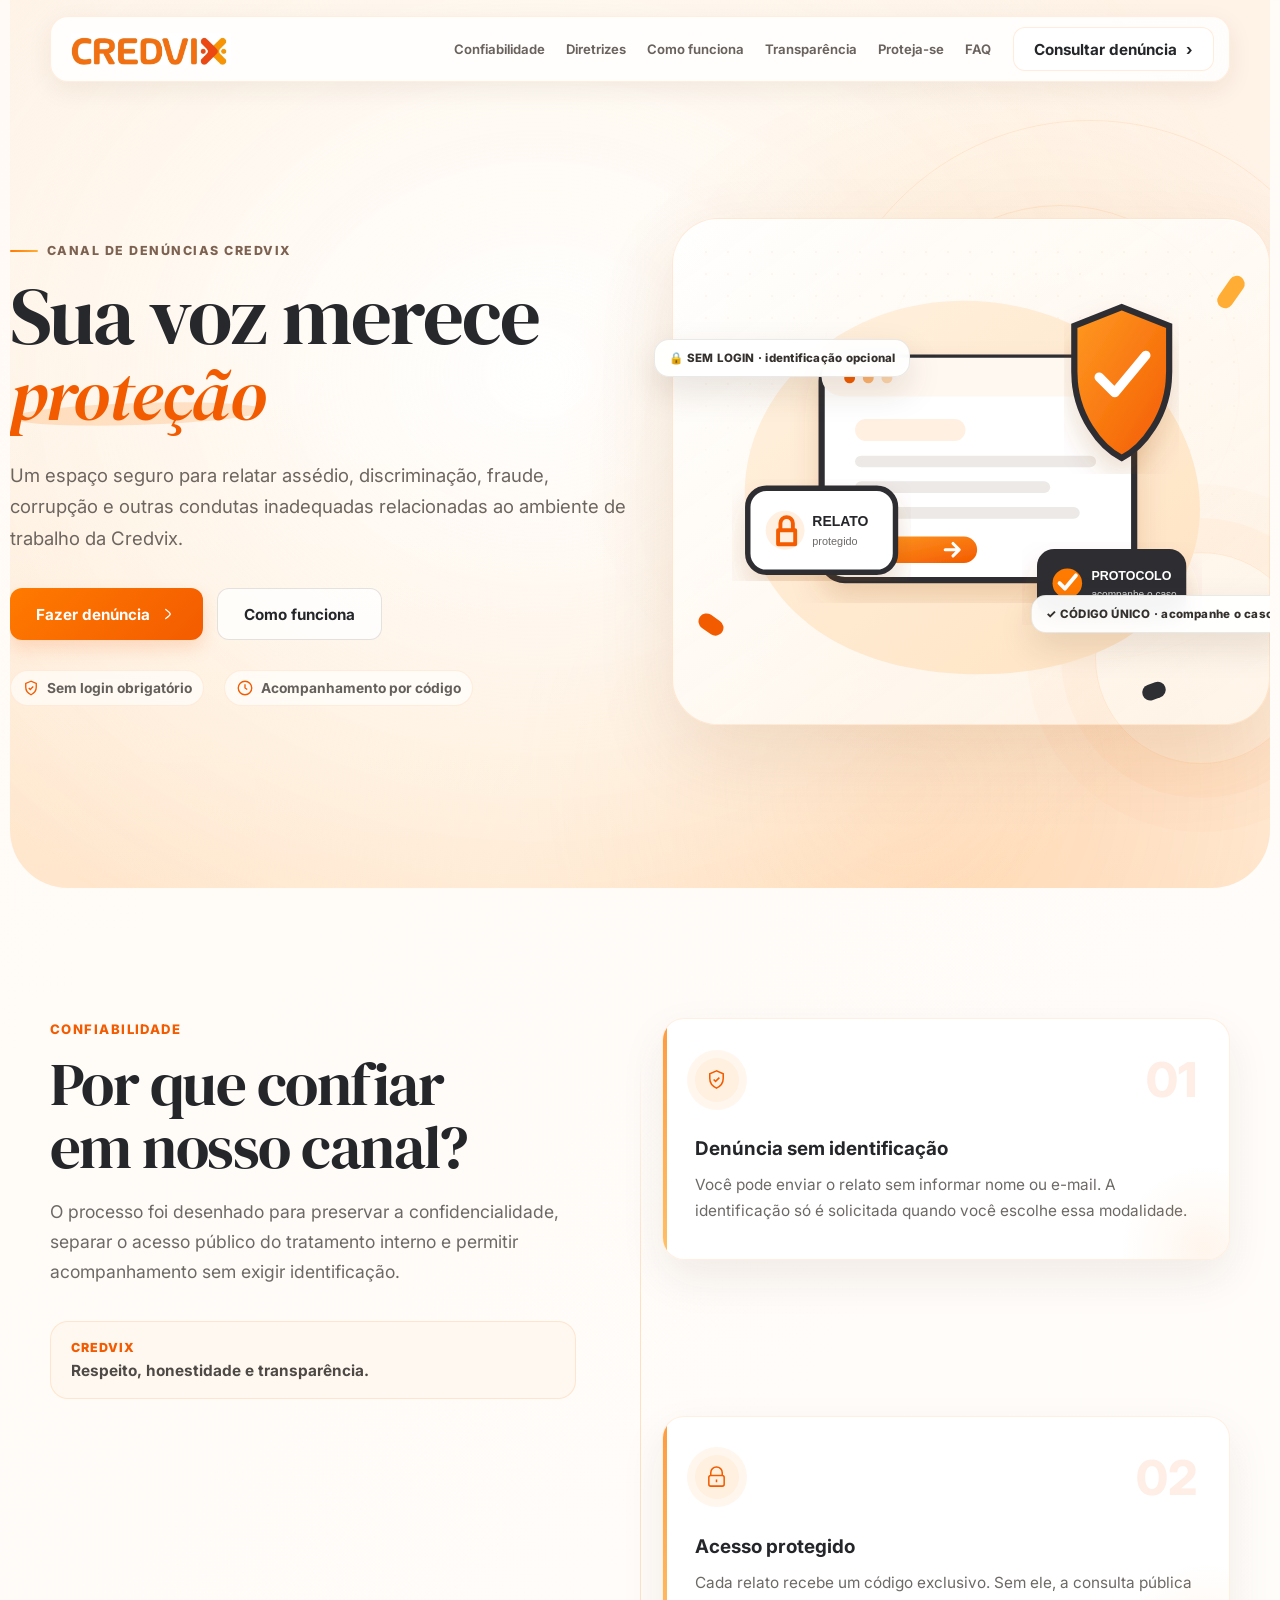
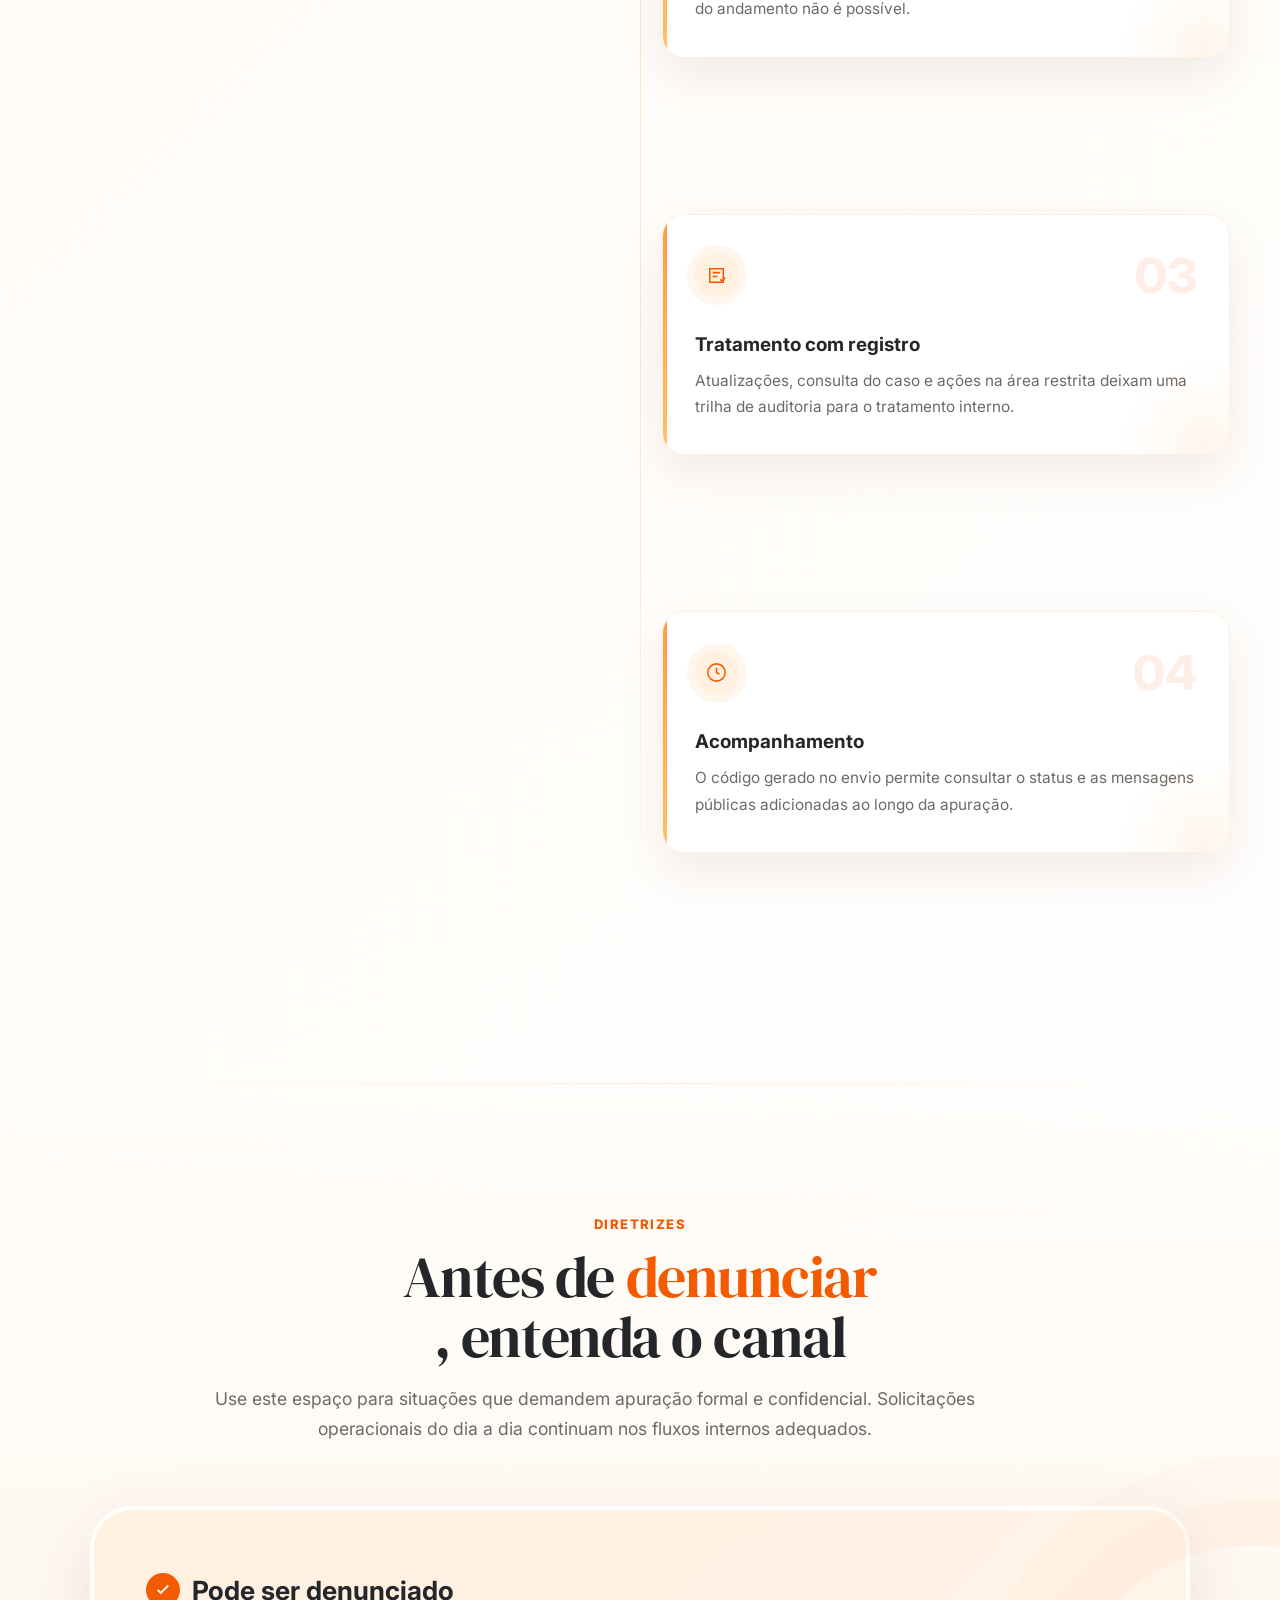
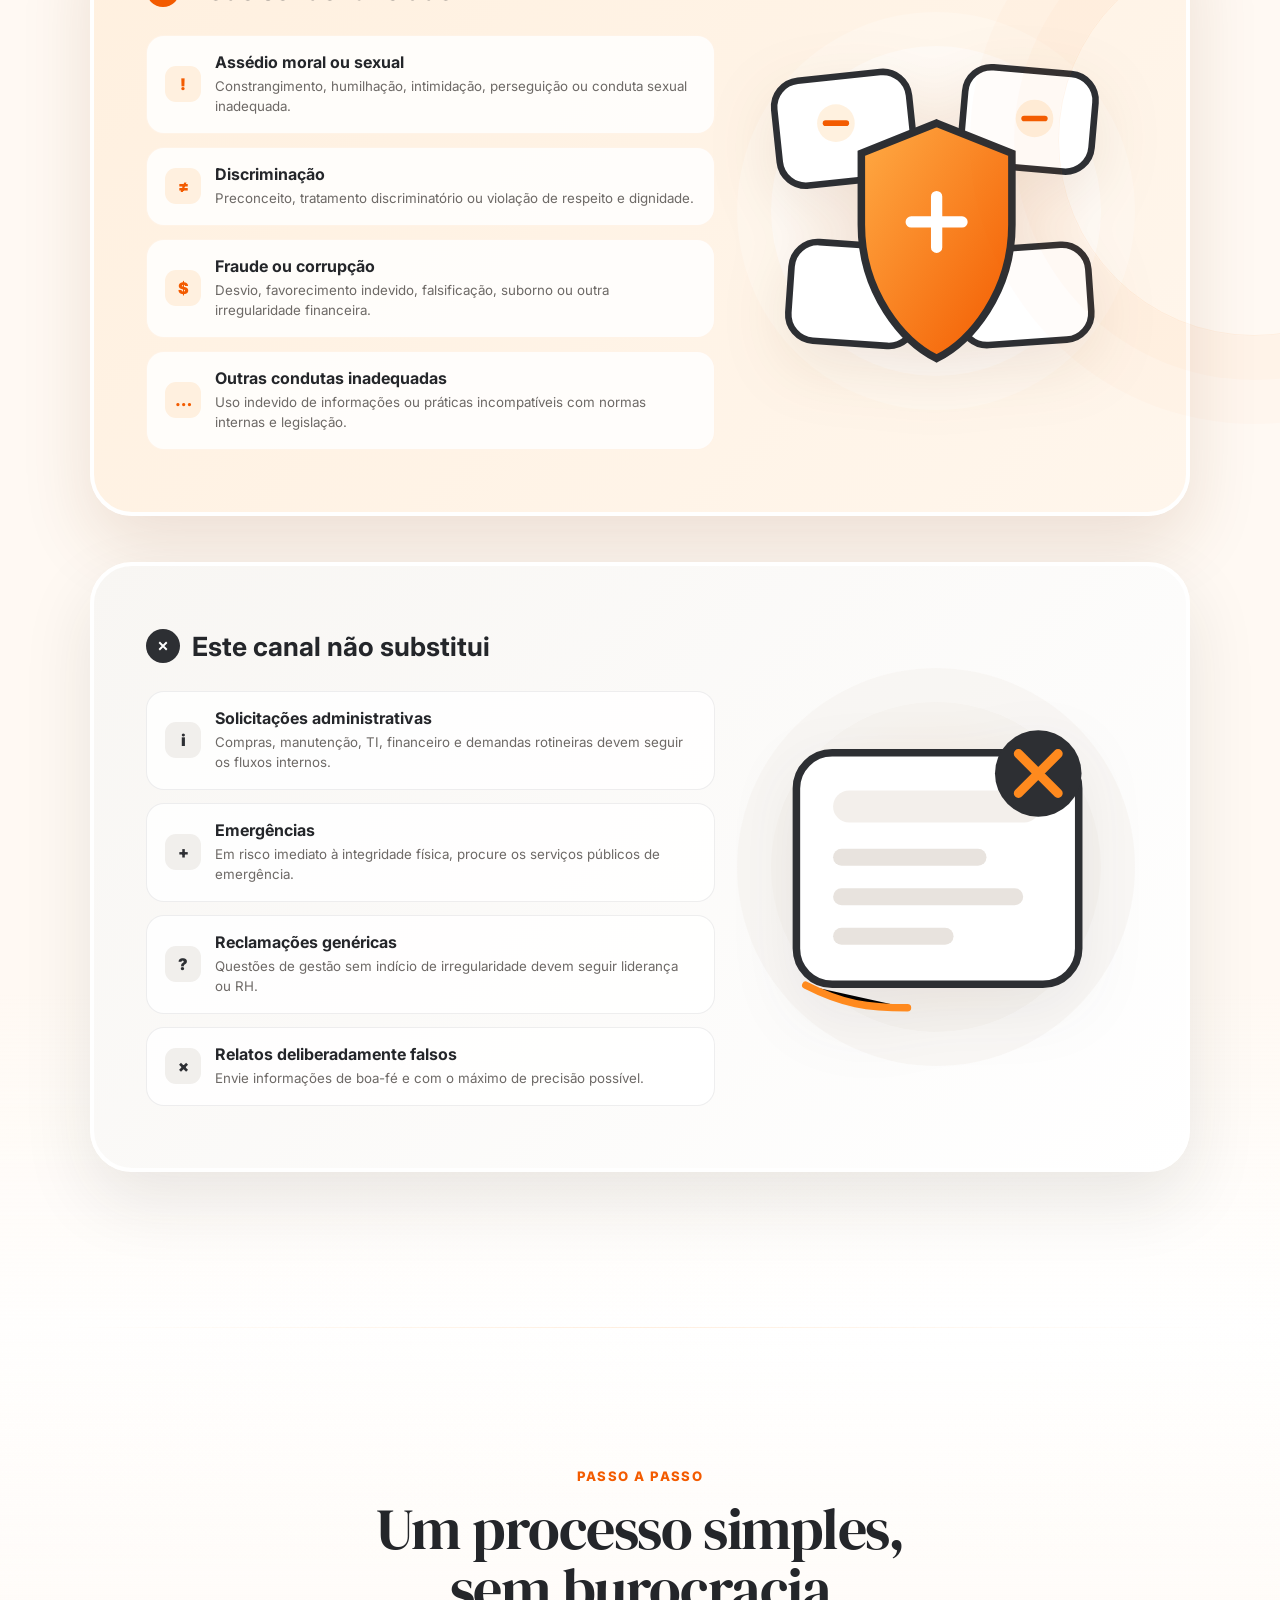
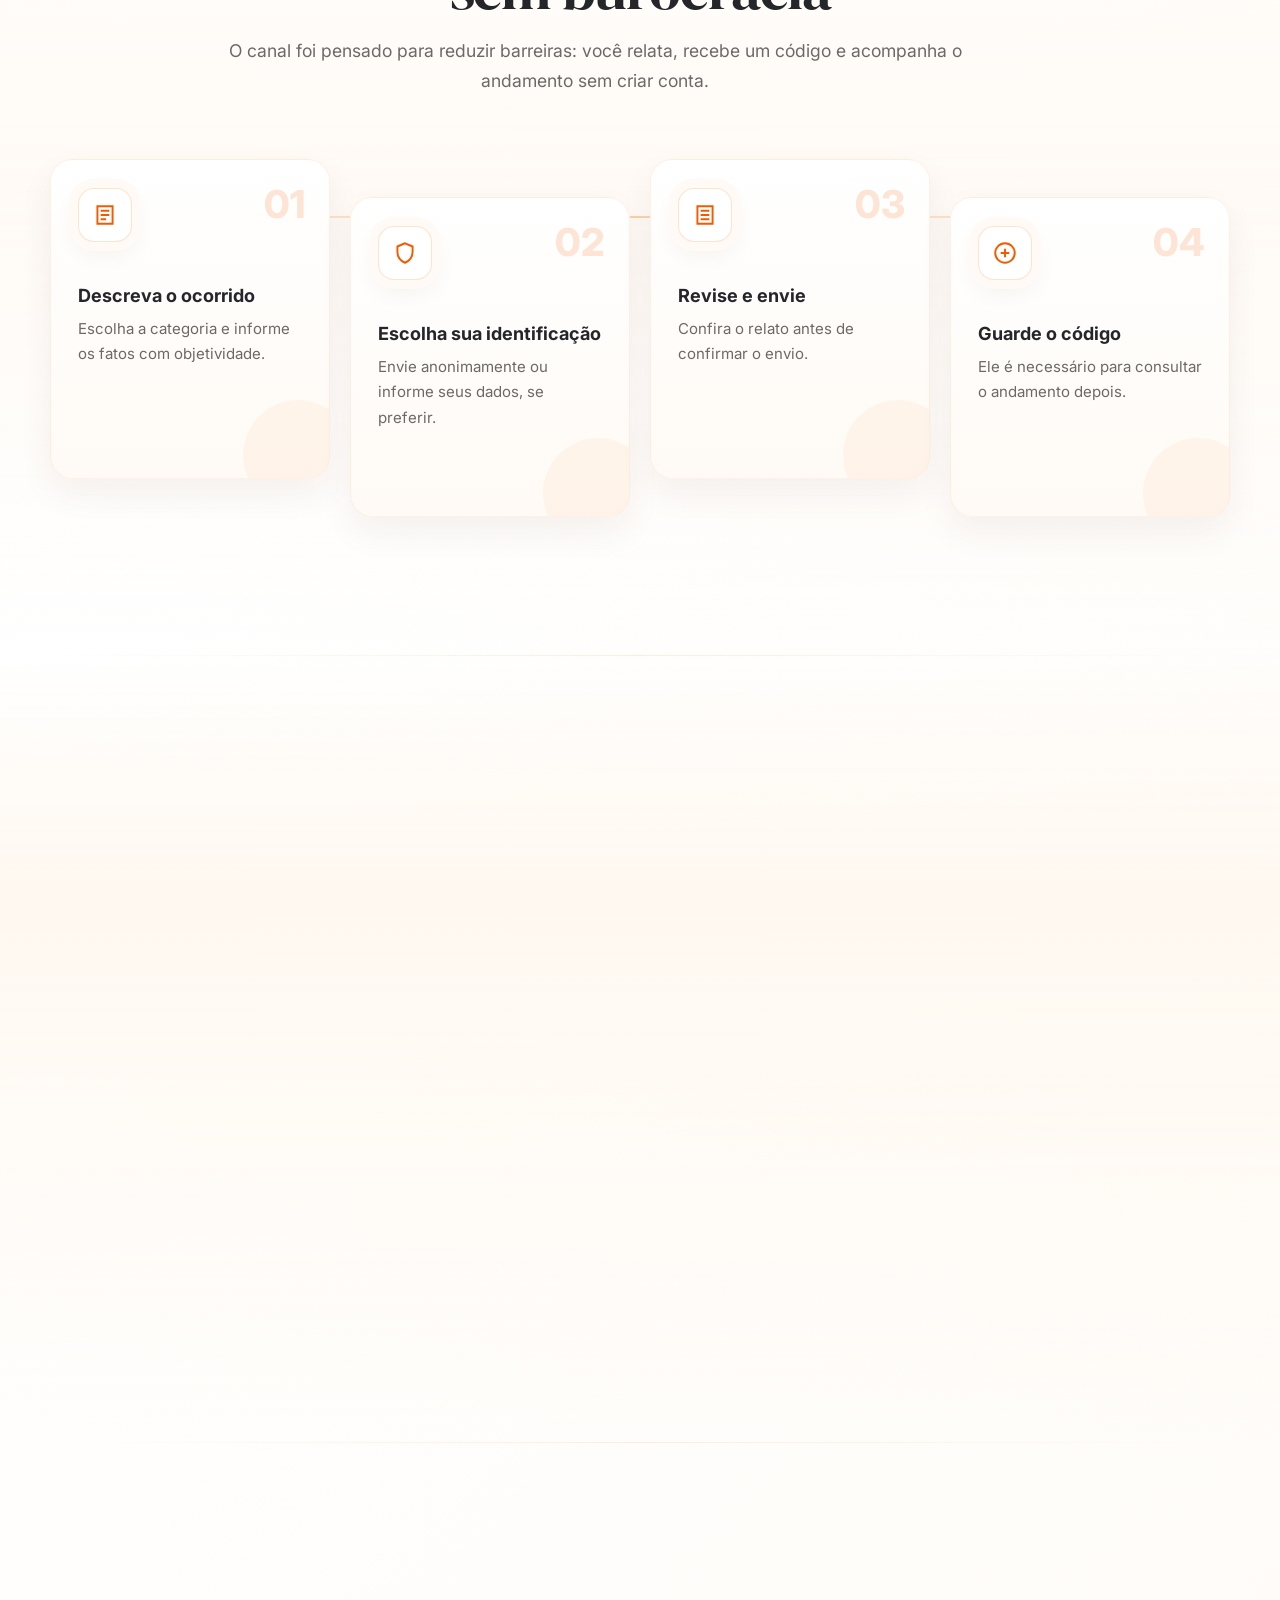
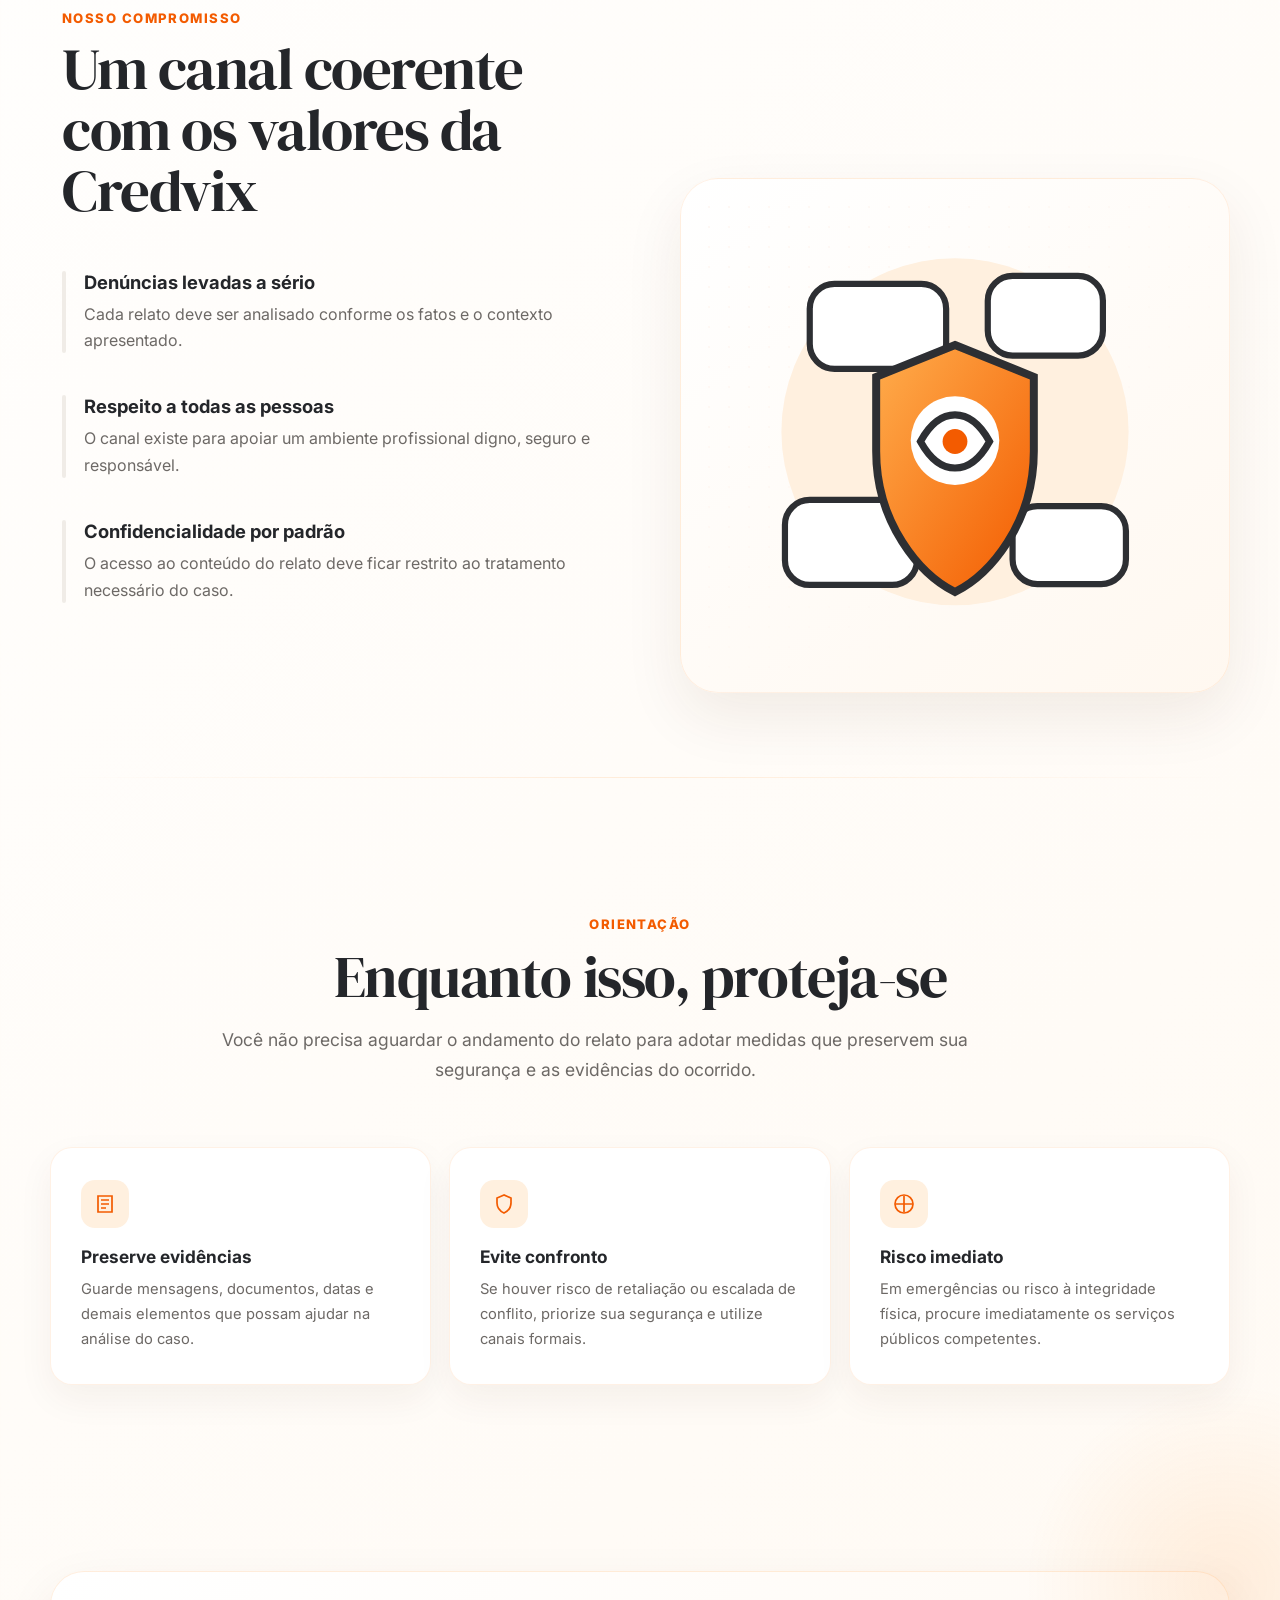
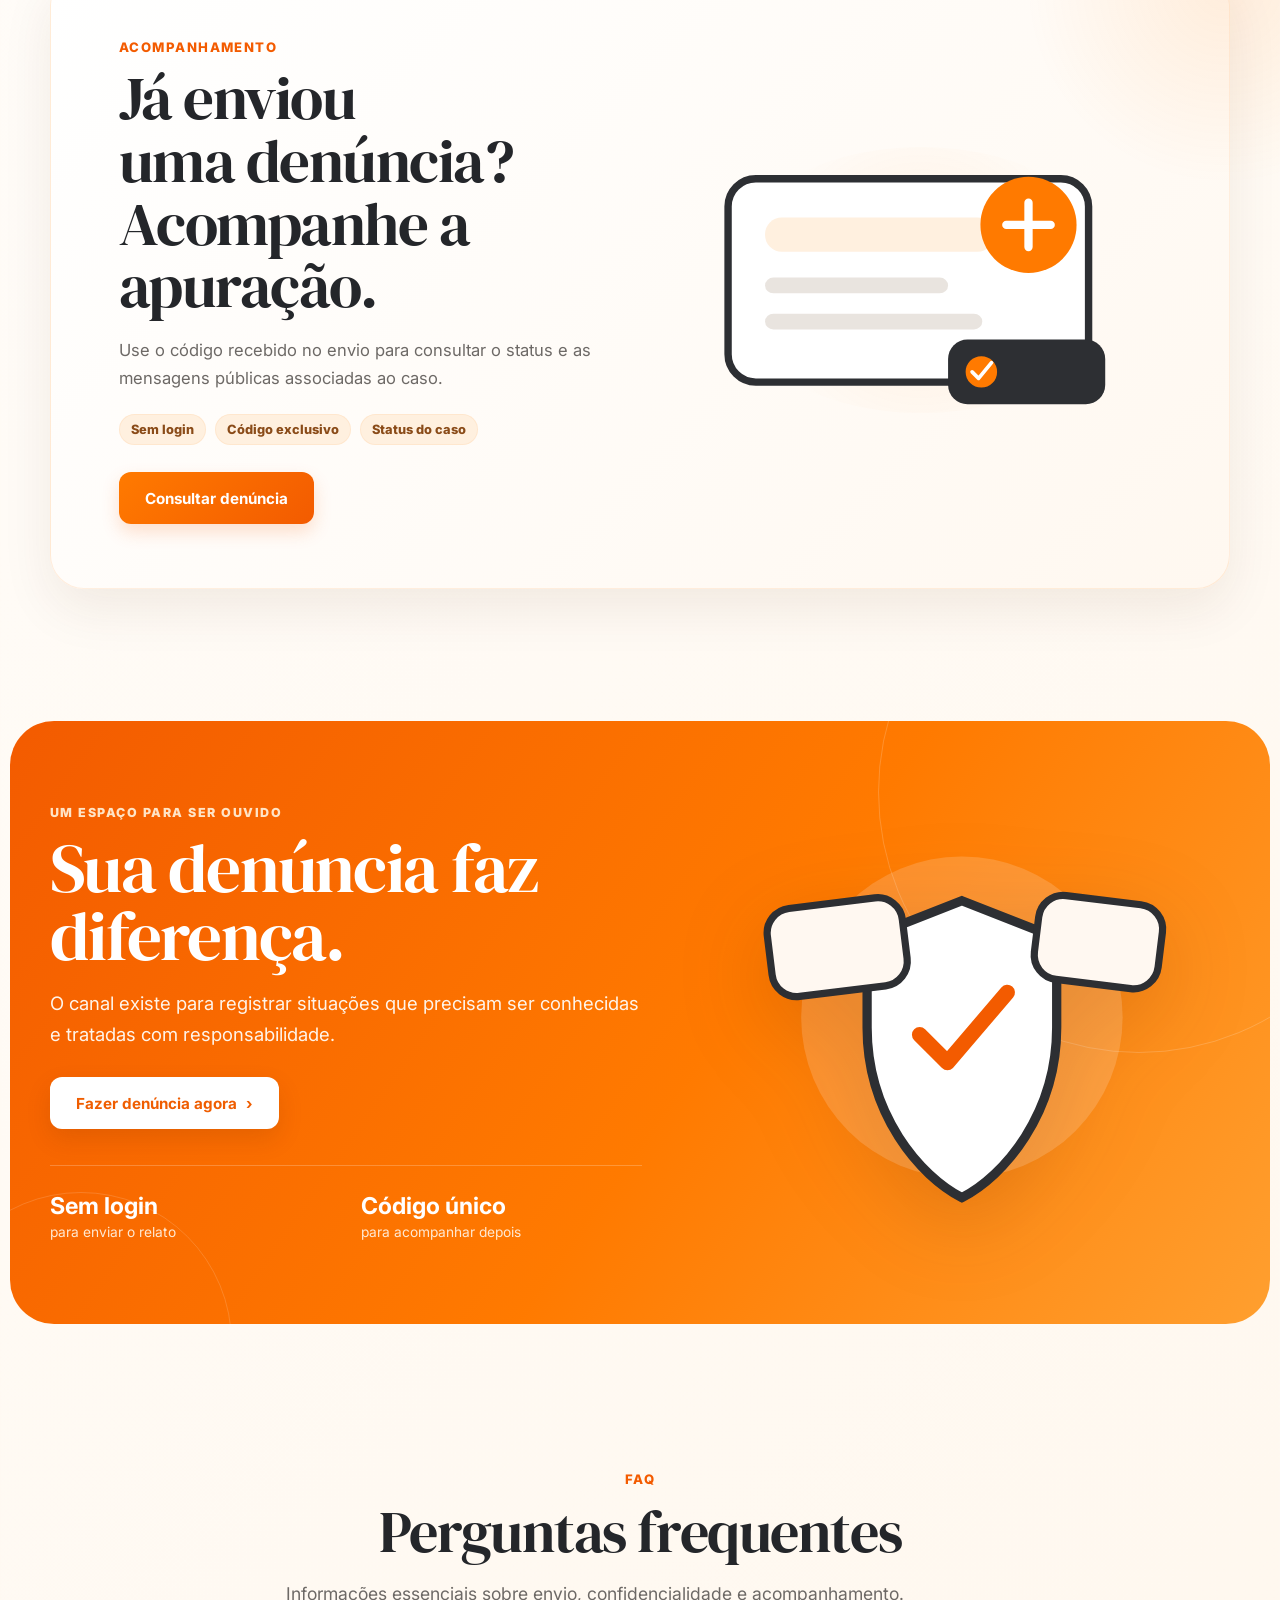
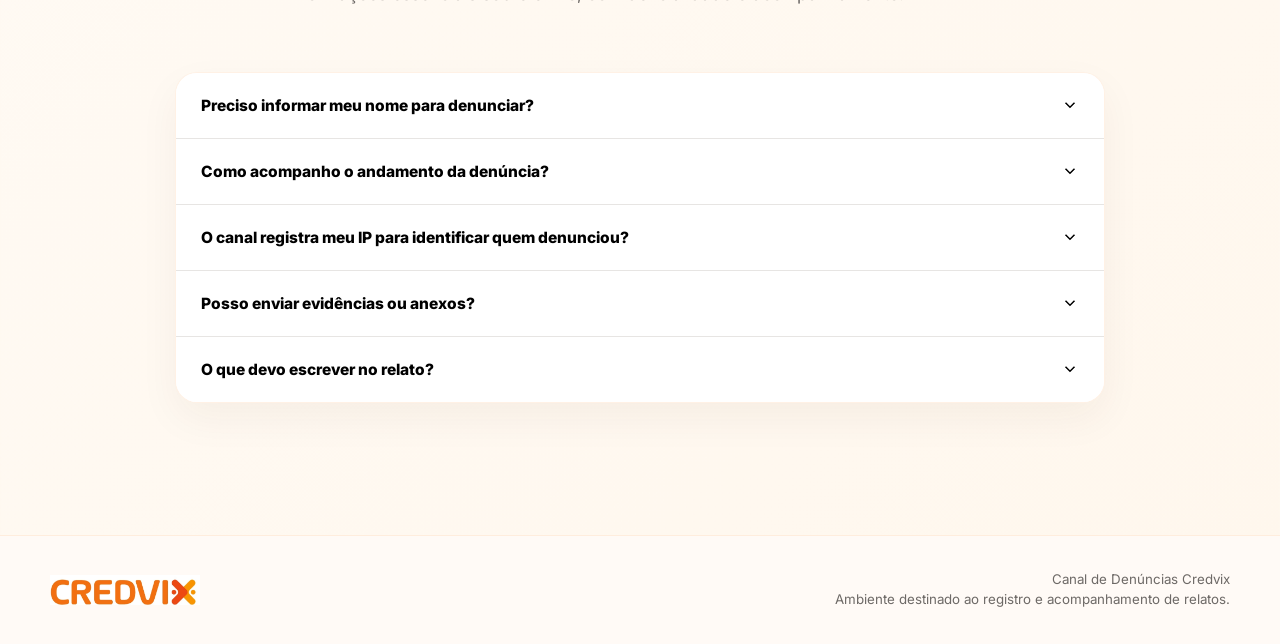
<file: index.html>
<!doctype html>
<html lang="pt-BR">
<head>
  <meta charset="utf-8">
  <meta name="viewport" content="width=device-width, initial-scale=1">
  <meta name="theme-color" content="#fff7ef">
  <meta name="description" content="Canal de Denúncias da Credvix para relatos seguros, confidenciais e acompanháveis por código.">
  <title>Credvix — Canal de Denúncias</title>
  <link rel="stylesheet" href="assets/styles.css">
  <link rel="stylesheet" href="assets/brand-refresh.css">
  <link rel="stylesheet" href="assets/hero-visual-refresh.css">
  <link rel="stylesheet" href="assets/mid-sections-refresh.css">
  <link rel="stylesheet" href="assets/mobile-refresh.css">
</head>
<body>
  <div class="scroll-progress" aria-hidden="true"><span></span></div>
  <header class="site-header">
    <div class="container header-inner">
      <a class="brand" href="./" aria-label="Página inicial do Canal de Denúncias Credvix"><img src="assets/logo-credvix.webp" alt="Credvix"></a>
      <nav class="desktop-nav" aria-label="Navegação principal">
        <a href="#confiabilidade">Confiabilidade</a><a href="#regras">Diretrizes</a><a href="#como-funciona">Como funciona</a><a href="#transparencia">Transparência</a><a href="#proteja-se">Proteja-se</a><a href="#faq">FAQ</a>
      </nav>
      <div class="header-actions"><a class="btn btn-secondary" href="consultar.html">Consultar denúncia <span aria-hidden="true">›</span></a><button class="menu-toggle" type="button" aria-label="Abrir menu" aria-expanded="false"><svg viewBox="0 0 24 24" fill="none" stroke="currentColor" stroke-width="2" stroke-linecap="round"><path d="M4 5h16M4 12h16M4 19h16"/></svg></button></div>
    </div>
  </header>
  <div class="mobile-panel" aria-label="Menu móvel"><a href="#confiabilidade">Confiabilidade</a><a href="#regras">Diretrizes</a><a href="#como-funciona">Como funciona</a><a href="#transparencia">Transparência</a><a href="#proteja-se">Proteja-se</a><a href="#faq">FAQ</a><a class="btn btn-primary" href="consultar.html">Consultar denúncia</a></div>
  <main>
    <div class="hero-wrap"><section class="hero"><div class="hero-orbit hero-orbit-a" aria-hidden="true"></div><div class="hero-orbit hero-orbit-b" aria-hidden="true"></div><div class="container hero-grid"><div class="hero-copy reveal" data-reveal><span class="hero-kicker"><span></span> Canal de Denúncias Credvix</span><h1>Sua voz merece<br><span class="accent-word">proteção</span></h1><p>Um espaço seguro para relatar assédio, discriminação, fraude, corrupção e outras condutas inadequadas relacionadas ao ambiente de trabalho da Credvix.</p><div class="hero-actions"><a class="btn btn-primary btn-lg" href="formulario.html">Fazer denúncia <svg viewBox="0 0 24 24" fill="none" stroke="currentColor" stroke-width="1.8" stroke-linecap="round" stroke-linejoin="round"><path d="M9 6s6 4.4 6 6-6 6-6 6"/></svg></a><a class="btn btn-outline btn-lg" href="#como-funciona">Como funciona</a></div><div class="hero-notes"><span><svg viewBox="0 0 24 24" fill="none" stroke="currentColor" stroke-width="1.8"><path d="M12 3 5 6v5c0 4.7 2.9 8.1 7 10 4.1-1.9 7-5.3 7-10V6l-7-3Z"/><path d="m9 12 2 2 4-4"/></svg> Sem login obrigatório</span><span><svg viewBox="0 0 24 24" fill="none" stroke="currentColor" stroke-width="1.8"><circle cx="12" cy="12" r="9"/><path d="M12 7v5l3 2"/></svg> Acompanhamento por código</span></div></div>
    <div class="hero-visual reveal reveal-right" data-reveal aria-hidden="true"><div class="hero-illustration float-scene" data-parallax="0.045"><svg class="hero-svg" viewBox="0 0 720 600" role="img" aria-label="Ilustração de um canal digital protegido"><defs><linearGradient id="heroBg" x1="0" y1="0" x2="1" y2="1"><stop stop-color="#fff1df"/><stop offset="1" stop-color="#ffe3c2"/></linearGradient><linearGradient id="heroOrange" x1="0" y1="0" x2="1" y2="1"><stop stop-color="#ff9a23"/><stop offset="1" stop-color="#f35b00"/></linearGradient><filter id="heroShadow"><feDropShadow dx="0" dy="20" stdDeviation="18" flood-color="#9a4a12" flood-opacity=".18"/></filter></defs><path d="M91 420c-46-96-19-210 78-284 104-79 253-76 357-9 102 65 160 192 111 299-42 92-157 134-280 131-118-3-220-47-266-137Z" fill="url(#heroBg)"/><g filter="url(#heroShadow)"><rect x="168" y="150" width="402" height="286" rx="30" fill="#fff" stroke="#2d2f33" stroke-width="8"/><rect x="168" y="150" width="402" height="50" rx="28" fill="#fff8f1"/><circle cx="204" cy="176" r="7" fill="#f35b00"/><circle cx="228" cy="176" r="7" fill="#ffb46f"/><circle cx="252" cy="176" r="7" fill="#ffd7ad"/><rect x="211" y="229" width="142" height="28" rx="14" fill="#fff0e1"/><rect x="211" y="276" width="310" height="15" rx="8" fill="#ece9e6"/><rect x="211" y="309" width="251" height="15" rx="8" fill="#ece9e6"/><rect x="211" y="342" width="289" height="15" rx="8" fill="#ece9e6"/><rect x="211" y="380" width="157" height="34" rx="17" fill="url(#heroOrange)"/><path d="m327 397 17 0m-7-8 8 8-8 8" fill="none" stroke="#fff" stroke-width="4" stroke-linecap="round" stroke-linejoin="round"/></g><g transform="translate(478 78)" filter="url(#heroShadow)"><path d="M76 7 137 31v59c0 57-35 98-61 111-26-13-61-54-61-111V31L76 7Z" fill="url(#heroOrange)" stroke="#2d2f33" stroke-width="8"/><path d="m47 97 20 20 40-48" fill="none" stroke="#fff" stroke-width="12" stroke-linecap="round" stroke-linejoin="round"/></g><g transform="translate(73 318)" filter="url(#heroShadow)"><rect width="190" height="108" rx="24" fill="#fff" stroke="#2d2f33" stroke-width="7"/><circle cx="48" cy="54" r="25" fill="#fff0e1"/><path d="M42 54v-9a8 8 0 0 1 16 0v9m-19 0h22v18H39z" fill="none" stroke="#f35b00" stroke-width="5" stroke-linecap="round" stroke-linejoin="round"/><text x="83" y="49" fill="#25272a" font-size="18" font-family="Arial" font-weight="700">RELATO</text><text x="83" y="73" fill="#6c6a68" font-size="14" font-family="Arial">protegido</text></g><g transform="translate(445 396)" filter="url(#heroShadow)"><rect width="192" height="88" rx="22" fill="#2d2f33"/><circle cx="39" cy="44" r="19" fill="#ff7a00"/><path d="m29 44 7 7 14-17" fill="none" stroke="#fff" stroke-width="5" stroke-linecap="round" stroke-linejoin="round"/><text x="70" y="40" fill="#fff" font-size="16" font-family="Arial" font-weight="700">PROTOCOLO</text><text x="70" y="63" fill="#d7d7d7" font-size="13" font-family="Arial">acompanhe o caso</text></g></svg><span class="spark spark-a"></span><span class="spark spark-b"></span><span class="spark spark-c"></span></div></div></div></section></div>
    <section class="section trust-section" id="confiabilidade"><div class="container trust-grid"><div class="split-heading reveal" data-reveal><span class="eyebrow">Confiabilidade</span><h2>Por que confiar em nosso canal?</h2><p>O processo foi desenhado para preservar a confidencialidade, separar o acesso público do tratamento interno e permitir acompanhamento sem exigir identificação.</p><div class="mini-seal"><span>Credvix</span><strong>Respeito, honestidade e transparência.</strong></div></div><div class="trust-list"><article class="trust-card reveal" data-reveal style="--stack:0"><div class="card-head"><span class="icon-ring"><svg viewBox="0 0 24 24" fill="none" stroke="currentColor" stroke-width="1.6"><path d="M12 3 5 6v5c0 4.7 2.9 8.1 7 10 4.1-1.9 7-5.3 7-10V6l-7-3Z"/><path d="m9 12 2 2 4-4"/></svg></span><span class="card-number">01</span></div><h3>Denúncia sem identificação</h3><p>Você pode enviar o relato sem informar nome ou e-mail. A identificação só é solicitada quando você escolhe essa modalidade.</p></article><article class="trust-card reveal" data-reveal style="--stack:1"><div class="card-head"><span class="icon-ring"><svg viewBox="0 0 24 24" fill="none" stroke="currentColor" stroke-width="1.6"><path d="M6 10V7a6 6 0 0 1 12 0v3"/><rect x="4" y="10" width="16" height="11" rx="2"/><path d="M12 14v3"/></svg></span><span class="card-number">02</span></div><h3>Acesso protegido</h3><p>Cada relato recebe um código exclusivo. Sem ele, a consulta pública do andamento não é possível.</p></article><article class="trust-card reveal" data-reveal style="--stack:2"><div class="card-head"><span class="icon-ring"><svg viewBox="0 0 24 24" fill="none" stroke="currentColor" stroke-width="1.6"><path d="M5 5h14v14H5zM8 9h8M8 13h5"/><path d="m16 16 2 2 3-4"/></svg></span><span class="card-number">03</span></div><h3>Tratamento com registro</h3><p>Atualizações, consulta do caso e ações na área restrita deixam uma trilha de auditoria para o tratamento interno.</p></article><article class="trust-card reveal" data-reveal style="--stack:3"><div class="card-head"><span class="icon-ring"><svg viewBox="0 0 24 24" fill="none" stroke="currentColor" stroke-width="1.6"><circle cx="12" cy="12" r="9"/><path d="M12 7v5l3 2"/></svg></span><span class="card-number">04</span></div><h3>Acompanhamento</h3><p>O código gerado no envio permite consultar o status e as mensagens públicas adicionadas ao longo da apuração.</p></article></div></div></section>
    <section class="section guidelines-section" id="regras"><div class="container"><div class="section-heading reveal" data-reveal><span class="eyebrow">Diretrizes</span><h2>Antes de <span class="text-accent">denunciar</span>, entenda o canal</h2><p>Use este espaço para situações que demandem apuração formal e confidencial. Solicitações operacionais do dia a dia continuam nos fluxos internos adequados.</p></div><div class="guideline-stack"><article class="guideline-card good reveal" data-reveal><div class="guideline-copy"><h3><span><svg width="18" height="18" viewBox="0 0 24 24" fill="none" stroke="currentColor" stroke-width="2.5"><path d="m5 12 4 4L19 6"/></svg></span>Pode ser denunciado</h3><div class="guideline-items"><div class="guideline-item"><span class="item-icon">!</span><div><strong>Assédio moral ou sexual</strong><small>Constrangimento, humilhação, intimidação, perseguição ou conduta sexual inadequada.</small></div></div><div class="guideline-item"><span class="item-icon">≠</span><div><strong>Discriminação</strong><small>Preconceito, tratamento discriminatório ou violação de respeito e dignidade.</small></div></div><div class="guideline-item"><span class="item-icon">$</span><div><strong>Fraude ou corrupção</strong><small>Desvio, favorecimento indevido, falsificação, suborno ou outra irregularidade financeira.</small></div></div><div class="guideline-item"><span class="item-icon">…</span><div><strong>Outras condutas inadequadas</strong><small>Uso indevido de informações ou práticas incompatíveis com normas internas e legislação.</small></div></div></div></div><div class="guideline-visual" aria-hidden="true"><svg viewBox="0 0 420 420"><defs><linearGradient id="gShield" x1="0" y1="0" x2="1" y2="1"><stop stop-color="#ffab45"/><stop offset="1" stop-color="#f35b00"/></linearGradient></defs><rect x="40" y="66" width="144" height="112" rx="28" fill="#fff" stroke="#2d2f33" stroke-width="7" transform="rotate(-6 112 122)"/><rect x="238" y="60" width="139" height="104" rx="28" fill="#fff" stroke="#2d2f33" stroke-width="7" transform="rotate(5 307 112)"/><rect x="54" y="245" width="135" height="105" rx="28" fill="#fff" stroke="#2d2f33" stroke-width="7" transform="rotate(4 121 297)"/><rect x="234" y="248" width="139" height="101" rx="28" fill="#fff" stroke="#2d2f33" stroke-width="7" transform="rotate(-4 304 299)"/><path d="M210 116 290 148v76c0 72-44 124-80 142-36-18-80-70-80-142v-76l80-32Z" fill="url(#gShield)" stroke="#2d2f33" stroke-width="8"/><path d="M183 221h54M210 194v54" stroke="#fff" stroke-width="12" stroke-linecap="round"/><circle cx="103" cy="116" r="20" fill="#fff1df"/><path d="M92 116h22" stroke="#f35b00" stroke-width="6" stroke-linecap="round"/><circle cx="314" cy="111" r="20" fill="#fff1df"/><path d="M303 111h22" stroke="#f35b00" stroke-width="6" stroke-linecap="round"/></svg></div></article><article class="guideline-card bad reveal" data-reveal><div class="guideline-copy"><h3><span><svg width="18" height="18" viewBox="0 0 24 24" fill="none" stroke="currentColor" stroke-width="2.5"><path d="m7 7 10 10M17 7 7 17"/></svg></span>Este canal não substitui</h3><div class="guideline-items"><div class="guideline-item"><span class="item-icon">i</span><div><strong>Solicitações administrativas</strong><small>Compras, manutenção, TI, financeiro e demandas rotineiras devem seguir os fluxos internos.</small></div></div><div class="guideline-item"><span class="item-icon">+</span><div><strong>Emergências</strong><small>Em risco imediato à integridade física, procure os serviços públicos de emergência.</small></div></div><div class="guideline-item"><span class="item-icon">?</span><div><strong>Reclamações genéricas</strong><small>Questões de gestão sem indício de irregularidade devem seguir liderança ou RH.</small></div></div><div class="guideline-item"><span class="item-icon">×</span><div><strong>Relatos deliberadamente falsos</strong><small>Envie informações de boa-fé e com o máximo de precisão possível.</small></div></div></div></div><div class="guideline-visual visual-neutral" aria-hidden="true"><svg viewBox="0 0 420 420"><rect x="61" y="88" width="300" height="246" rx="38" fill="#fff" stroke="#2d2f33" stroke-width="8"/><rect x="100" y="128" width="220" height="34" rx="17" fill="#f3efeb"/><rect x="100" y="190" width="163" height="18" rx="9" fill="#e8e3de"/><rect x="100" y="232" width="202" height="18" rx="9" fill="#e8e3de"/><rect x="100" y="274" width="128" height="18" rx="9" fill="#e8e3de"/><circle cx="318" cy="110" r="46" fill="#2d2f33"/><path d="m297 89 42 42m0-42-42 42" stroke="#ff8a1e" stroke-width="10" stroke-linecap="round"/><path d="M71 335c39 20 66 24 108 24" stroke="#ff8a1e" stroke-width="8" stroke-linecap="round"/></svg></div></article></div></div></section>
    <section class="section steps-section" id="como-funciona"><div class="container"><div class="section-heading reveal" data-reveal><span class="eyebrow">Passo a passo</span><h2>Um processo simples, sem burocracia</h2><p>O canal foi pensado para reduzir barreiras: você relata, recebe um código e acompanha o andamento sem criar conta.</p></div><div class="steps steps-four"><article class="step-card reveal" data-reveal><div class="step-icon"><svg viewBox="0 0 24 24" fill="none" stroke="currentColor" stroke-width="1.8"><path d="M5 4h14v16H5zM8 8h8M8 12h8M8 16h5"/></svg></div><span class="step-index">01</span><h3>Descreva o ocorrido</h3><p>Escolha a categoria e informe os fatos com objetividade.</p></article><article class="step-card reveal" data-reveal><div class="step-icon"><svg viewBox="0 0 24 24" fill="none" stroke="currentColor" stroke-width="1.8"><path d="M12 3 5 6v5c0 4.7 2.9 8.1 7 10 4.1-1.9 7-5.3 7-10V6l-7-3Z"/></svg></div><span class="step-index">02</span><h3>Escolha sua identificação</h3><p>Envie anonimamente ou informe seus dados, se preferir.</p></article><article class="step-card reveal" data-reveal><div class="step-icon"><svg viewBox="0 0 24 24" fill="none" stroke="currentColor" stroke-width="1.8"><path d="M5 4h14v16H5zM8 8h8M8 12h8M8 16h8"/></svg></div><span class="step-index">03</span><h3>Revise e envie</h3><p>Confira o relato antes de confirmar o envio.</p></article><article class="step-card reveal" data-reveal><div class="step-icon"><svg viewBox="0 0 24 24" fill="none" stroke="currentColor" stroke-width="1.8"><circle cx="12" cy="12" r="9"/><path d="M8 12h8M12 8v8"/></svg></div><span class="step-index">04</span><h3>Guarde o código</h3><p>Ele é necessário para consultar o andamento depois.</p></article></div></div></section>
    <section class="section transparency-section" id="transparencia"><div class="container"><div class="section-heading reveal" data-reveal><span class="eyebrow">Transparência</span><h2>O que acontece depois de enviar</h2><p>O status muda conforme o tratamento do caso. O canal não promete prazo automático; cada relato depende do contexto e da complexidade da apuração.</p></div><div class="timeline-card reveal" data-reveal><div class="timeline-line" aria-hidden="true"><span></span></div><div class="timeline"><div class="timeline-step active"><div class="timeline-dot"><span>1</span></div><h3>Recebido</h3><p>O relato é registrado e recebe protocolo.</p></div><div class="timeline-step"><div class="timeline-dot"><span>2</span></div><h3>Triagem</h3><p>As informações são contextualizadas para encaminhamento.</p></div><div class="timeline-step"><div class="timeline-dot"><span>3</span></div><h3>Em análise</h3><p>O caso é tratado pela área responsável.</p></div><div class="timeline-step"><div class="timeline-dot"><span>4</span></div><h3>Encerrado</h3><p>O tratamento é concluído e o status atualizado.</p></div></div></div></div></section>
    <section class="section commitment-section"><div class="container commitment-grid"><div class="commitment-copy reveal" data-reveal><span class="eyebrow">Nosso compromisso</span><h2>Um canal coerente com os valores da Credvix</h2><div class="commitment-list"><article><span></span><div><h3>Denúncias levadas a sério</h3><p>Cada relato deve ser analisado conforme os fatos e o contexto apresentado.</p></div></article><article><span></span><div><h3>Respeito a todas as pessoas</h3><p>O canal existe para apoiar um ambiente profissional digno, seguro e responsável.</p></div></article><article><span></span><div><h3>Confidencialidade por padrão</h3><p>O acesso ao conteúdo do relato deve ficar restrito ao tratamento necessário do caso.</p></div></article></div></div><div class="commitment-visual reveal reveal-right" data-reveal aria-hidden="true"><div class="visual-stage float-scene" data-parallax="0.025"><svg viewBox="0 0 560 520"><defs><linearGradient id="commitOrange" x1="0" y1="0" x2="1" y2="1"><stop stop-color="#ffad4c"/><stop offset="1" stop-color="#f35b00"/></linearGradient></defs><circle cx="280" cy="256" r="196" fill="#fff0df"/><rect x="116" y="89" width="154" height="96" rx="28" fill="#fff" stroke="#2d2f33" stroke-width="7"/><rect x="317" y="80" width="130" height="90" rx="28" fill="#fff" stroke="#2d2f33" stroke-width="7"/><rect x="88" y="333" width="149" height="96" rx="28" fill="#fff" stroke="#2d2f33" stroke-width="7"/><rect x="345" y="340" width="128" height="88" rx="28" fill="#fff" stroke="#2d2f33" stroke-width="7"/><path d="M280 158 369 194v84c0 81-49 139-89 159-40-20-89-78-89-159v-84l89-36Z" fill="url(#commitOrange)" stroke="#2d2f33" stroke-width="9"/><circle cx="280" cy="266" r="50" fill="#fff"/><path d="M241 267c22-40 56-40 78 0-22 40-56 40-78 0Z" fill="none" stroke="#2d2f33" stroke-width="8"/><circle cx="280" cy="267" r="14" fill="#f35b00"/></svg></div></div></div></section>
    <section class="section" id="proteja-se"><div class="container"><div class="section-heading reveal" data-reveal><span class="eyebrow">Orientação</span><h2>Enquanto isso, proteja-se</h2><p>Você não precisa aguardar o andamento do relato para adotar medidas que preservem sua segurança e as evidências do ocorrido.</p></div><div class="safety-grid"><article class="safety-card reveal" data-reveal><div class="safety-icon"><svg viewBox="0 0 24 24" fill="none" stroke="currentColor" stroke-width="1.7"><path d="M5 4h14v16H5zM8 8h8M8 12h8M8 16h5"/></svg></div><h3>Preserve evidências</h3><p>Guarde mensagens, documentos, datas e demais elementos que possam ajudar na análise do caso.</p></article><article class="safety-card reveal" data-reveal><div class="safety-icon"><svg viewBox="0 0 24 24" fill="none" stroke="currentColor" stroke-width="1.7"><path d="M12 3 5 6v5c0 4.7 2.9 8.1 7 10 4.1-1.9 7-5.3 7-10V6l-7-3Z"/></svg></div><h3>Evite confronto</h3><p>Se houver risco de retaliação ou escalada de conflito, priorize sua segurança e utilize canais formais.</p></article><article class="safety-card reveal" data-reveal><div class="safety-icon"><svg viewBox="0 0 24 24" fill="none" stroke="currentColor" stroke-width="1.7"><path d="M4 12h16M12 4v16"/><circle cx="12" cy="12" r="9"/></svg></div><h3>Risco imediato</h3><p>Em emergências ou risco à integridade física, procure imediatamente os serviços públicos competentes.</p></article></div></div></section>
    <section class="tracking-section"><div class="container tracking-card reveal" data-reveal><div><span class="eyebrow">Acompanhamento</span><h2>Já enviou uma denúncia?<br>Acompanhe a apuração.</h2><p>Use o código recebido no envio para consultar o status e as mensagens públicas associadas ao caso.</p><div class="tracking-badges"><span>Sem login</span><span>Código exclusivo</span><span>Status do caso</span></div><a class="btn btn-primary btn-lg" href="consultar.html">Consultar denúncia</a></div><div class="tracking-visual" aria-hidden="true"><svg viewBox="0 0 520 360"><rect x="52" y="70" width="390" height="220" rx="30" fill="#fff" stroke="#2d2f33" stroke-width="8"/><rect x="92" y="112" width="248" height="37" rx="18" fill="#fff0df"/><rect x="92" y="177" width="198" height="17" rx="9" fill="#e9e4df"/><rect x="92" y="216" width="235" height="17" rx="9" fill="#e9e4df"/><circle cx="377" cy="120" r="52" fill="#ff7a00"/><path d="M353 120h48M377 96v48" stroke="#fff" stroke-width="9" stroke-linecap="round"/><rect x="290" y="244" width="170" height="70" rx="21" fill="#2d2f33"/><circle cx="326" cy="279" r="17" fill="#ff7a00"/><path d="m316 279 7 7 14-17" fill="none" stroke="#fff" stroke-width="4" stroke-linecap="round" stroke-linejoin="round"/></svg></div></div></section>
    <section class="cta-band"><div class="container cta-grid"><div><span class="cta-kicker">Um espaço para ser ouvido</span><h2>Sua denúncia faz diferença.</h2><p>O canal existe para registrar situações que precisam ser conhecidas e tratadas com responsabilidade.</p><a class="btn btn-light btn-lg" href="formulario.html">Fazer denúncia agora <span aria-hidden="true">›</span></a><div class="cta-metrics"><div><strong>Sem login</strong><span>para enviar o relato</span></div><div><strong>Código único</strong><span>para acompanhar depois</span></div></div></div><div class="cta-visual" aria-hidden="true"><svg viewBox="0 0 520 420"><circle cx="260" cy="205" r="156" fill="rgba(255,255,255,.16)"/><path d="M260 92 352 128v87c0 84-51 144-92 165-41-21-92-81-92-165v-87l92-36Z" fill="#fff" stroke="#2d2f33" stroke-width="9"/><path d="m219 222 27 27 58-68" fill="none" stroke="#f35b00" stroke-width="15" stroke-linecap="round" stroke-linejoin="round"/><rect x="73" y="94" width="132" height="86" rx="24" fill="#fff8f1" stroke="#2d2f33" stroke-width="7" transform="rotate(-7 139 137)"/><rect x="332" y="91" width="121" height="82" rx="24" fill="#fff8f1" stroke="#2d2f33" stroke-width="7" transform="rotate(7 392 132)"/></svg></div></div></section>
    <section class="section" id="faq"><div class="container"><div class="section-heading reveal" data-reveal><span class="eyebrow">FAQ</span><h2>Perguntas frequentes</h2><p>Informações essenciais sobre envio, confidencialidade e acompanhamento.</p></div><div class="faq-list"><div class="faq-item"><button class="faq-question" aria-expanded="false">Preciso informar meu nome para denunciar?<svg viewBox="0 0 24 24" fill="none" stroke="currentColor" stroke-width="2"><path d="m6 9 6 6 6-6"/></svg></button><div class="faq-answer"><div>Não. O formulário permite denúncia anônima. Caso você opte por se identificar, nome e e-mail são solicitados apenas nessa modalidade.</div></div></div><div class="faq-item"><button class="faq-question" aria-expanded="false">Como acompanho o andamento da denúncia?<svg viewBox="0 0 24 24" fill="none" stroke="currentColor" stroke-width="2"><path d="m6 9 6 6 6-6"/></svg></button><div class="faq-answer"><div>Após o envio, o sistema gera um código de acompanhamento. Guarde esse código e use a página “Consultar denúncia” para visualizar o status e as mensagens públicas do caso.</div></div></div><div class="faq-item"><button class="faq-question" aria-expanded="false">O canal registra meu IP para identificar quem denunciou?<svg viewBox="0 0 24 24" fill="none" stroke="currentColor" stroke-width="2"><path d="m6 9 6 6 6-6"/></svg></button><div class="faq-answer"><div>O sistema do canal foi desenhado para não armazenar IP ou identificador de dispositivo no banco de dados do relato. Como qualquer serviço web, provedores de infraestrutura podem manter logs técnicos conforme suas próprias políticas.</div></div></div><div class="faq-item"><button class="faq-question" aria-expanded="false">Posso enviar evidências ou anexos?<svg viewBox="0 0 24 24" fill="none" stroke="currentColor" stroke-width="2"><path d="m6 9 6 6 6-6"/></svg></button><div class="faq-answer"><div>Nesta primeira versão do canal, o envio é textual. Anexos e evidências serão incorporados em uma etapa posterior; por enquanto, preserve os arquivos originais caso sejam necessários durante a apuração.</div></div></div><div class="faq-item"><button class="faq-question" aria-expanded="false">O que devo escrever no relato?<svg viewBox="0 0 24 24" fill="none" stroke="currentColor" stroke-width="2"><path d="m6 9 6 6 6-6"/></svg></button><div class="faq-answer"><div>Informe os fatos com objetividade: o que aconteceu, quando e onde ocorreu, quem estava envolvido e qualquer contexto que ajude a entender a situação.</div></div></div></div></div></section>
  </main>
  <footer class="footer"><div class="container footer-inner"><img src="assets/logo-credvix.webp" alt="Credvix"><small>Canal de Denúncias Credvix<br>Ambiente destinado ao registro e acompanhamento de relatos.</small></div></footer>
  <div class="sticky-cta"><a class="btn btn-primary btn-lg" href="formulario.html">Fazer denúncia <span aria-hidden="true">›</span></a></div>
  <script src="assets/app.js"></script>
</body>
</html>
</file>
<file: assets/styles.css>
@import url('https://fonts.googleapis.com/css2?family=Croissant+One&family=DM+Serif+Text:ital@0;1&family=Funnel+Display:wght@300..800&display=swap');
:root{--background:#fffaf7;--foreground:#231f20;--muted:#756f71;--border:rgba(67,54,58,.12);--primary:#ee1d70;--primary-strong:#d91560;--shadow-xs:0 1px 2px rgba(24,19,21,.05);--shadow-sm:0 8px 24px rgba(24,19,21,.07);--shadow-md:0 18px 44px rgba(24,19,21,.10);--container:1180px}*{box-sizing:border-box}html{scroll-behavior:smooth}body{margin:0;color:var(--foreground);background:linear-gradient(135deg,#fffbf8,#fffafc 48%,#fff4f8);font-family:'Funnel Display',Inter,system-ui,sans-serif;min-height:100vh}body.menu-open{overflow:hidden}a{color:inherit;text-decoration:none}button,input,textarea{font:inherit}button{cursor:pointer}img,svg{display:block;max-width:100%}.container{width:min(var(--container),calc(100% - 32px));margin:auto}.section{padding:96px 0;scroll-margin-top:108px}.section-heading{max-width:760px;margin:0 auto 52px;text-align:center}.eyebrow{display:inline-block;margin-bottom:12px;color:var(--primary);font-size:.82rem;font-weight:800;letter-spacing:.11em;text-transform:uppercase}.section-heading h2,.split-heading h2{margin:0 0 18px;font:400 clamp(2.2rem,4.5vw,4rem)/1.03 'DM Serif Text',Georgia,serif;letter-spacing:-.02em}.section-heading p,.split-heading p{margin:0;color:var(--muted);font-size:1.1rem;line-height:1.72}.site-header{position:fixed;top:14px;left:0;right:0;z-index:60;pointer-events:none}.header-inner{pointer-events:auto;height:62px;display:flex;align-items:center;justify-content:space-between;gap:22px;padding:10px 15px 10px 20px;background:rgba(255,255,255,.86);border:1px solid rgba(80,62,69,.13);border-radius:18px;backdrop-filter:blur(18px);box-shadow:var(--shadow-xs)}.site-header.is-scrolled .header-inner{box-shadow:var(--shadow-sm);background:rgba(255,255,255,.94)}.brand{display:flex;align-items:center}.brand img{height:30px;width:auto}.desktop-nav{display:flex;align-items:center;gap:21px;margin-left:auto}.desktop-nav a{color:#686164;font-size:.82rem;font-weight:650;white-space:nowrap}.desktop-nav a:hover{color:var(--foreground)}.header-actions{display:flex;align-items:center;gap:8px}.btn{border:0;border-radius:11px;min-height:44px;padding:0 20px;display:inline-flex;align-items:center;justify-content:center;gap:9px;font-weight:700;font-size:.95rem;transition:.2s ease}.btn:active{transform:translateY(1px)}.btn-primary{color:#fff;background:var(--primary)}.btn-primary:hover{background:var(--primary-strong)}.btn-secondary{background:#f6f2f3;border:1px solid rgba(80,62,69,.10)}.btn-outline{background:rgba(255,255,255,.64);border:1px solid var(--border)}.btn-lg{min-height:52px;padding-inline:26px}.btn svg{width:18px;height:18px}.menu-toggle{display:none;width:42px;height:42px;align-items:center;justify-content:center;border:0;border-radius:11px;background:transparent}.menu-toggle svg{width:22px}.mobile-panel{display:none;position:fixed;inset:86px 16px auto;z-index:59;background:rgba(255,255,255,.97);backdrop-filter:blur(20px);border:1px solid var(--border);border-radius:20px;box-shadow:var(--shadow-md);padding:10px}.mobile-panel.is-open{display:block}.mobile-panel a{display:block;padding:14px 16px;border-radius:12px;font-weight:700;color:#5f585a}.mobile-panel .btn{margin-top:8px;width:100%;color:#fff}.hero-wrap{padding:0 10px 10px;min-height:100vh}.hero{position:relative;overflow:hidden;min-height:calc(100vh - 10px);border-radius:0 0 52px 52px;display:flex;align-items:center;background:linear-gradient(180deg,#fffbf8 45%,#fff1f5)}.hero:before{content:'';position:absolute;inset:0;background:radial-gradient(60% 70% at 50% 44%,rgba(255,255,255,.92),rgba(254,226,236,.36) 58%,rgba(244,114,182,.11));z-index:0}.hero-grid{position:relative;z-index:1;width:100%;display:grid;grid-template-columns:7fr 5fr;gap:64px;align-items:center;padding-top:112px;padding-bottom:64px}.hero-copy h1{margin:0 0 26px;max-width:720px;font:400 clamp(3.25rem,6vw,5.8rem)/.98 'DM Serif Text',Georgia,serif;letter-spacing:-.035em}.accent-word{position:relative;display:inline-block;color:var(--primary);font-family:'Croissant One','DM Serif Text',serif;font-size:.88em}.accent-word:after{content:'';position:absolute;left:1%;right:1%;bottom:5%;height:19px;z-index:-1;border-radius:50%;background:rgba(238,29,112,.18);transform:rotate(-1.7deg) skewX(-8deg)}.hero-copy p{max-width:690px;margin:0 0 34px;color:var(--muted);font-size:clamp(1.04rem,1.6vw,1.28rem);line-height:1.7}.hero-actions{display:flex;gap:14px;flex-wrap:wrap}.hero-visual{display:flex;justify-content:flex-end}.hero-card{position:relative;width:min(100%,470px);aspect-ratio:1.18}.blob{position:absolute;inset:15% 7% 6% 4%;border-radius:45% 55% 47% 53%/60% 44% 56% 40%;background:linear-gradient(145deg,#ffe7f0,#fff7fa)}.illustration-window{position:absolute;left:9%;right:7%;top:13%;bottom:12%;border-radius:28px;background:rgba(255,255,255,.9);border:1px solid rgba(86,68,75,.10);box-shadow:var(--shadow-md);padding:26px;transform:rotate(1.6deg)}.illustration-top{display:flex;gap:8px;margin-bottom:32px}.dot{width:8px;height:8px;border-radius:50%;background:#f3c8d8}.illustration-main{display:grid;grid-template-columns:82px 1fr;gap:20px;align-items:center}.shield-badge{width:82px;height:82px;border-radius:24px;display:grid;place-items:center;color:var(--primary);background:#fff1f6}.shield-badge svg{width:46px}.fake-line{height:10px;background:#f0e9eb;border-radius:99px;margin-bottom:10px}.wide{width:100%}.mid{width:75%}.short{width:46%}.illustration-lock,.illustration-check{position:absolute;background:#fff;border:1px solid var(--border);box-shadow:var(--shadow-sm);display:grid;place-items:center}.illustration-lock{right:0;bottom:2%;width:104px;height:104px;border-radius:28px;transform:rotate(-7deg)}.illustration-lock svg{width:48px;color:var(--primary)}.illustration-check{left:1%;bottom:18%;width:72px;height:72px;border-radius:24px;transform:rotate(6deg)}.illustration-check svg{width:34px;color:#10a878}.trust-grid{display:grid;grid-template-columns:1fr 1.08fr;gap:84px;align-items:start}.split-heading{position:sticky;top:220px}.trust-list{display:grid;gap:34px}.trust-card,.step-card,.timeline-card,.safety-card,.form-card,.lookup-card,.result-card{background:rgba(255,255,255,.78);border:1px solid var(--border);box-shadow:var(--shadow-xs);border-radius:22px}.trust-card{padding:28px}.trust-card:nth-child(n+2){margin-top:76px}.card-head{display:flex;align-items:center;justify-content:space-between;margin-bottom:28px}.icon-ring{width:44px;height:44px;border-radius:50%;display:grid;place-items:center;color:var(--primary);background:#ffe3ee;box-shadow:0 0 0 8px rgba(238,29,112,.07)}.icon-ring svg{width:23px}.card-number{font-size:3rem;font-weight:800;color:rgba(117,111,113,.14)}.trust-card h3,.step-card h3,.safety-card h3{margin:0 0 10px}.trust-card p,.step-card p,.safety-card p{margin:0;color:var(--muted);line-height:1.6}.guideline-stack{display:grid;gap:28px}.guideline-card{padding:42px;border:4px solid #fff;border-radius:40px;box-shadow:var(--shadow-md)}.guideline-card.good{background:#eff6ff}.guideline-card.bad{background:#fff1f2}.guideline-card h3{display:flex;align-items:center;gap:12px;margin:0 0 28px;font-size:1.35rem}.guideline-items{display:grid;grid-template-columns:repeat(2,1fr);gap:16px}.guideline-item{display:flex;gap:14px;padding:18px;background:rgba(255,255,255,.8);border-radius:18px}.guideline-item>svg{width:24px;flex:0 0 24px}.guideline-item strong,.guideline-item small{display:block}.guideline-item small{margin-top:5px;color:var(--muted);line-height:1.5}.steps{display:grid;grid-template-columns:repeat(3,1fr);gap:18px}.step-card{padding:28px}.step-index{width:38px;height:38px;border-radius:50%;display:grid;place-items:center;background:var(--primary);color:#fff;font-weight:800;margin-bottom:20px}.timeline-card{padding:42px}.timeline{display:grid;grid-template-columns:repeat(4,1fr);gap:20px}.timeline-step{text-align:center}.timeline-dot{width:28px;height:28px;border-radius:50%;background:var(--primary);margin:0 auto 14px}.timeline-step p{color:var(--muted);line-height:1.5}.safety-grid{display:grid;grid-template-columns:repeat(3,1fr);border:1px solid var(--border);border-radius:24px;overflow:hidden}.safety-card{border:0;border-right:1px solid var(--border);border-radius:0;padding:28px}.safety-card:last-child{border-right:0}.safety-icon{width:48px;height:48px;border-radius:14px;background:#f7f3f4;display:grid;place-items:center;margin-bottom:18px}.safety-icon svg{width:24px}.faq-list{max-width:860px;margin:auto;border:1px solid var(--border);border-radius:22px;overflow:hidden;background:#fff}.faq-item{border-bottom:1px solid var(--border)}.faq-item:last-child{border:0}.faq-question{width:100%;display:flex;justify-content:space-between;align-items:center;gap:16px;padding:20px 22px;border:0;background:#fff;text-align:left;font-weight:800}.faq-question svg{width:18px;transition:.2s}.faq-item.open .faq-question svg{transform:rotate(180deg)}.faq-answer{max-height:0;overflow:hidden;transition:max-height .25s ease}.faq-answer>div{padding:0 22px 20px;color:var(--muted);line-height:1.6}.footer{padding:34px 0;background:#fff;border-top:1px solid var(--border)}.footer-inner{display:flex;align-items:center;justify-content:space-between;gap:20px}.footer img{height:30px}.footer small{color:var(--muted);text-align:right;line-height:1.5}.sticky-cta{position:fixed;left:50%;bottom:24px;z-index:50;transform:translate(-50%,30px);opacity:0;pointer-events:none;transition:.25s}.sticky-cta.is-visible{transform:translate(-50%,0);opacity:1;pointer-events:auto}.page-shell{padding:116px 0 72px;min-height:100vh}.page-container{width:min(900px,calc(100% - 32px));margin:auto}.page-title{text-align:center;margin-bottom:30px}.page-title h1{margin:0 0 10px;font:400 clamp(2.4rem,6vw,4.2rem)/1.05 'DM Serif Text',Georgia,serif}.page-title p{margin:0 auto;max-width:680px;color:var(--muted);line-height:1.6}.form-card,.lookup-card,.result-card{padding:30px}.progress{display:grid;grid-template-columns:repeat(4,1fr);gap:10px;margin-bottom:28px}.progress-step{position:relative;padding-top:20px;text-align:center;color:#aaa0a4;font-size:.8rem;font-weight:750}.progress-step:before{content:'';position:absolute;top:0;left:50%;width:10px;height:10px;border-radius:50%;background:#e8e0e3;transform:translateX(-50%);border:4px solid #fff;box-shadow:0 0 0 1px #ebe2e5}.progress-step.active,.progress-step.done{color:var(--foreground)}.progress-step.active:before,.progress-step.done:before{background:var(--primary);box-shadow:0 0 0 1px var(--primary)}.form-step{display:none}.form-step.active{display:block}.form-step h2{margin:0 0 6px;font-size:1.45rem}.lead{margin:0 0 26px;color:var(--muted);line-height:1.55}.field-grid{display:grid;grid-template-columns:1fr 1fr;gap:18px}.field{margin-bottom:18px}.field label{display:block;font-size:.88rem;font-weight:800;margin-bottom:8px}.hint{display:block;color:#91878a;font-size:.78rem;margin-top:7px}.input,.textarea{width:100%;border:1px solid #ded4d8;background:#fff;border-radius:12px;padding:13px 14px;color:var(--foreground);outline:none}.input:focus,.textarea:focus{border-color:#ef75a5;box-shadow:0 0 0 4px rgba(238,29,112,.09)}.textarea{resize:vertical;min-height:160px;line-height:1.5}.choice-grid{display:grid;grid-template-columns:repeat(2,1fr);gap:14px}.choice{position:relative}.choice input{position:absolute;opacity:0}.choice label{height:100%;display:block;padding:18px;border:1px solid #dfd5d9;border-radius:16px;background:#fff;cursor:pointer}.choice label strong,.choice label span{display:block}.choice label span{color:var(--muted);font-size:.84rem;line-height:1.45;margin-top:5px}.choice input:checked+label{border-color:var(--primary);box-shadow:0 0 0 3px rgba(238,29,112,.08);background:#fff8fb}.form-actions{display:flex;align-items:center;justify-content:space-between;gap:14px;margin-top:28px;padding-top:22px;border-top:1px solid var(--border)}.form-actions .right{margin-left:auto;display:flex;gap:10px}.error-box{display:none;margin:0 0 18px;padding:13px 14px;border-radius:12px;background:#fff1f2;color:#a0183a;border:1px solid #fecdd3}.error-box.show{display:block}.review-box{border:1px solid var(--border);border-radius:18px;overflow:hidden}.review-row{display:grid;grid-template-columns:190px 1fr;gap:18px;padding:15px 17px;border-bottom:1px solid var(--border)}.review-row dt{font-weight:800}.review-row dd{margin:0;color:#655d60;white-space:pre-wrap;overflow-wrap:anywhere}.consent{margin-top:20px;padding:16px;background:#faf7f8;border:1px solid var(--border);border-radius:14px;display:flex;gap:11px;color:#696164;font-size:.87rem;line-height:1.48}.honeypot{position:absolute!important;left:-9999px!important}.success-screen{display:none;text-align:center;padding:22px 0}.success-screen.show{display:block}.success-icon{width:76px;height:76px;border-radius:50%;margin:0 auto 20px;display:grid;place-items:center;background:#ecfdf5;color:#059669}.success-icon svg{width:38px}.access-code{margin:24px auto 14px;max-width:760px;padding:17px;border:1px solid #e0d7da;border-radius:16px;background:#fff;text-align:left}.code-line{display:flex;gap:10px}.code-value{flex:1;min-width:0;font-family:monospace;font-size:.82rem;padding:11px 12px;border-radius:10px;background:#f7f3f4;overflow-wrap:anywhere}.copy-btn{border:0;border-radius:10px;padding:0 14px;background:#ece6e8;font-weight:800}.success-warning{max-width:760px;margin:auto;padding:14px 16px;border-radius:14px;background:#fffbeb;border:1px solid #fde68a;color:#86600a;text-align:left}.lookup-card{max-width:760px;margin:auto}.lookup-form{display:flex;gap:12px}.lookup-form .input{flex:1}.lookup-help{color:#8c8285;font-size:.82rem}.result-card{display:none;max-width:860px;margin:26px auto 0}.result-card.show{display:block}.result-top{display:flex;justify-content:space-between;gap:18px;padding-bottom:22px;border-bottom:1px solid var(--border)}.result-top h2{margin:0 0 5px}.result-top p{margin:0;color:var(--muted)}.status-badge{display:inline-flex;align-items:center;gap:7px;padding:8px 12px;border-radius:999px;font-weight:800;font-size:.82rem}.status-badge.received{background:#eff6ff;color:#0369a1}.status-badge.in_review{background:#fff7ed;color:#b45309}.status-badge.closed{background:#ecfdf5;color:#047857}.status-flow{display:grid;grid-template-columns:repeat(3,1fr);gap:10px;margin:24px 0}.flow-step{text-align:center;color:#aaa0a4;font-size:.8rem;font-weight:750}.flow-step .circle{width:32px;height:32px;margin:0 auto 8px;border-radius:50%;display:grid;place-items:center;background:#eee8ea}.flow-step.active{color:var(--foreground)}.flow-step.active .circle{background:var(--primary);color:#fff}.updates{margin-top:28px}.update-item{padding:0 0 22px 24px;margin-left:5px;border-left:2px solid #eee5e8}.update-item p{color:#655e60}.update-item time,.empty-updates{color:#8c8285;font-size:.8rem}@media(max-width:1020px){.desktop-nav{display:none}.header-actions .btn-secondary{display:none}.menu-toggle{display:flex}.hero-grid{grid-template-columns:1fr;text-align:center;gap:34px}.hero-copy{display:flex;flex-direction:column;align-items:center}.hero-actions{justify-content:center}.hero-visual{justify-content:center}.trust-grid{grid-template-columns:1fr;gap:34px}.split-heading{position:static}.trust-list{grid-template-columns:repeat(2,1fr);gap:18px}.trust-card:nth-child(n){margin-top:0}}@media(max-width:760px){.container{width:calc(100% - 24px)}.section{padding:72px 0}.site-header{top:10px}.header-inner{height:56px;padding:8px 8px 8px 14px}.brand img{height:25px}.header-actions>.btn{display:none}.hero-wrap{padding:0 6px 6px}.hero{min-height:100svh;border-radius:0 0 34px 34px}.hero-grid{padding-top:92px;padding-bottom:36px}.hero-copy h1{font-size:clamp(2.8rem,13vw,4.4rem)}.hero-copy p{font-size:1rem}.hero-actions{width:100%;flex-direction:column}.hero-actions .btn{width:100%;min-height:54px}.trust-list,.guideline-items,.steps,.timeline,.safety-grid,.field-grid,.choice-grid,.status-flow{grid-template-columns:1fr}.guideline-card{padding:26px 20px}.timeline-step{text-align:left}.safety-card{border-right:0;border-bottom:1px solid var(--border)}.footer-inner{flex-direction:column;align-items:flex-start}.footer small{text-align:left}.sticky-cta{width:calc(100% - 32px)}.sticky-cta .btn{width:100%}.page-shell{padding-top:92px}.form-card,.lookup-card,.result-card{padding:22px 18px}.progress-step span{display:none}.form-actions{flex-direction:column-reverse;align-items:stretch}.form-actions .right{width:100%;margin-left:0}.review-row{grid-template-columns:1fr}.lookup-form{flex-direction:column}.result-top{flex-direction:column}.flow-step{display:flex;align-items:center;gap:10px;text-align:left}.flow-step .circle{margin:0}.code-line{flex-direction:column}.copy-btn{min-height:42px}}
</file>
<file: assets/brand-refresh.css>
/* Credvix brand refresh — visual layer over the MVP base */
:root{
  --brand-orange:#ff7a00;
  --brand-orange-2:#f35b00;
  --brand-amber:#ffad35;
  --brand-cream:#fff8f1;
  --brand-sand:#fff0df;
  --brand-ink:#24262a;
  --brand-muted:#6d6966;
  --brand-green:#2ba66d;
  --brand-blue:#2f6f9f;
  --background:#fffaf5;
  --foreground:var(--brand-ink);
  --muted:var(--brand-muted);
  --primary:var(--brand-orange);
  --primary-strong:var(--brand-orange-2);
  --border:rgba(69,55,43,.13);
  --shadow-xs:0 1px 2px rgba(67,38,13,.06);
  --shadow-sm:0 10px 28px rgba(79,41,10,.09);
  --shadow-md:0 24px 64px rgba(79,41,10,.12);
}

html{scroll-padding-top:110px}
body{background:linear-gradient(135deg,#fffaf5,#fff 48%,#fff7ed);color:var(--foreground)}
::selection{background:rgba(255,122,0,.18)}

.scroll-progress{position:fixed;top:0;left:0;right:0;height:4px;z-index:100;background:transparent;pointer-events:none}.scroll-progress span{display:block;height:100%;width:100%;transform:scaleX(0);transform-origin:left center;background:linear-gradient(90deg,#ff7a00,#ffb13b,#f35b00);box-shadow:0 0 14px rgba(255,122,0,.35)}

.site-header{top:16px}.header-inner{height:66px;border:1px solid rgba(255,122,0,.12);box-shadow:0 8px 26px rgba(64,38,17,.07)}.site-header.is-scrolled .header-inner{box-shadow:0 14px 38px rgba(64,38,17,.10)}.brand img{height:32px}.desktop-nav a{color:#6a625d}.desktop-nav a:hover{color:var(--brand-orange-2)}
.btn{border-radius:12px}.btn-primary{background:linear-gradient(135deg,var(--brand-orange),var(--brand-orange-2));box-shadow:0 8px 18px rgba(243,91,0,.18)}.btn-primary:hover{background:linear-gradient(135deg,#ff8b19,#e94f00);transform:translateY(-1px);box-shadow:0 12px 26px rgba(243,91,0,.24)}.btn-secondary{background:#fff;border-color:rgba(255,122,0,.14)}.btn-secondary:hover{border-color:rgba(255,122,0,.34);color:var(--brand-orange-2)}.btn-outline{background:rgba(255,255,255,.78);border-color:rgba(66,55,46,.14)}.btn-outline:hover{border-color:rgba(255,122,0,.35);color:var(--brand-orange-2)}

.eyebrow{color:var(--brand-orange-2)}.text-accent{color:var(--brand-orange-2);position:relative;display:inline-block}.text-accent:after{content:"";position:absolute;left:-3%;right:-3%;bottom:5%;height:14px;background:rgba(255,122,0,.14);border-radius:50%;z-index:-1;transform:rotate(-1.4deg)}

.hero-wrap{padding:0 10px 12px;min-height:100vh}.hero{min-height:calc(100vh - 12px);background:linear-gradient(180deg,#fffdfb 35%,#fff0df 100%);border-radius:0 0 58px 58px}.hero:before{background:radial-gradient(70% 80% at 49% 42%,rgba(255,255,255,.94),rgba(255,239,220,.55) 58%,rgba(255,122,0,.10));opacity:.95}.hero:after{content:"";position:absolute;inset:auto -10% -24% 32%;height:70%;background:radial-gradient(circle at center,rgba(255,122,0,.13),transparent 66%);filter:blur(18px)}.hero-grid{grid-template-columns:1.02fr .98fr;gap:40px;padding-top:126px;padding-bottom:72px}.hero-kicker{display:inline-flex;align-items:center;gap:9px;margin-bottom:20px;font-size:.78rem;font-weight:800;letter-spacing:.12em;text-transform:uppercase;color:#7d6251}.hero-kicker span{width:28px;height:2px;background:linear-gradient(90deg,var(--brand-orange),var(--brand-amber));border-radius:20px}.hero-copy h1{font-size:clamp(3.4rem,6.3vw,6.2rem);max-width:760px;color:#26282c}.accent-word{color:var(--brand-orange-2)}.accent-word:after{background:rgba(255,122,0,.18);height:22px;bottom:6%}.hero-copy p{max-width:720px;color:#6d655f}.hero-notes{display:flex;flex-wrap:wrap;gap:13px 20px;margin-top:28px;color:#645f5a;font-size:.86rem;font-weight:700}.hero-notes span{display:flex;align-items:center;gap:7px}.hero-notes svg{width:18px;color:var(--brand-orange-2)}.hero-visual{justify-content:center}.hero-illustration{position:relative;width:min(100%,590px);margin-inline:auto}.hero-svg{width:100%;filter:drop-shadow(0 25px 42px rgba(115,57,10,.10))}.hero-orbit{position:absolute;border:1px solid rgba(255,122,0,.10);border-radius:50%;pointer-events:none}.hero-orbit-a{width:540px;height:540px;right:-90px;top:120px}.hero-orbit-b{width:360px;height:360px;right:30px;top:205px}.spark{position:absolute;width:16px;height:36px;border-radius:20px;background:var(--brand-amber);transform:rotate(35deg)}.spark-a{right:5%;top:11%}.spark-b{left:5%;bottom:17%;height:27px;background:var(--brand-orange-2);transform:rotate(-55deg)}.spark-c{right:18%;bottom:4%;height:24px;background:#2d2f33;transform:rotate(70deg)}

.reveal{opacity:0;transform:translateY(34px);transition:opacity .72s ease,transform .82s cubic-bezier(.2,.7,.2,1)}.reveal.reveal-right{transform:translateX(40px)}.reveal.is-visible{opacity:1;transform:none}.float-scene{will-change:transform;transition:transform .12s linear}

.trust-section{padding-top:120px}.trust-grid{gap:86px}.split-heading{top:180px}.split-heading h2{font-size:clamp(2.6rem,4.8vw,4.6rem)}.mini-seal{margin-top:34px;padding:18px 20px;border:1px solid rgba(255,122,0,.15);background:#fff8f1;border-radius:18px}.mini-seal span{display:block;color:var(--brand-orange-2);font-weight:850;font-size:.78rem;text-transform:uppercase;letter-spacing:.08em}.mini-seal strong{display:block;margin-top:6px;color:#4e4945;font-size:.96rem}.trust-list{gap:64px;padding-bottom:160px}.trust-card{position:sticky;top:calc(118px + var(--stack)*13px);padding:31px 32px 34px;background:rgba(255,255,255,.96);border:1px solid rgba(255,122,0,.12);box-shadow:0 18px 45px rgba(75,42,18,.08);transform-origin:center top;z-index:calc(10 + var(--stack));min-height:210px}.trust-card:nth-child(n+2){margin-top:92px}.trust-card:before{content:"";position:absolute;inset:0 auto 0 0;width:4px;border-radius:22px 0 0 22px;background:linear-gradient(var(--brand-orange),var(--brand-amber));opacity:.75}.icon-ring{color:var(--brand-orange-2);background:#fff0df;box-shadow:0 0 0 8px rgba(255,122,0,.07)}.card-number{color:rgba(243,91,0,.10)}

.guidelines-section{background:linear-gradient(180deg,transparent,#fff9f3 22%,#fff9f3 82%,transparent)}.guideline-stack{gap:0}.guideline-card{position:sticky;top:105px;display:grid;grid-template-columns:1.18fr .82fr;gap:24px;align-items:center;padding:48px 52px;border:4px solid #fff;border-radius:42px;box-shadow:0 26px 70px rgba(67,38,13,.12);min-height:560px}.guideline-card.good{background:linear-gradient(135deg,#fff0df,#fff6ec)}.guideline-card.bad{margin-top:46px;top:125px;background:linear-gradient(135deg,#f8f6f3,#fff)}.guideline-card h3{font-size:1.65rem}.guideline-card h3 span{width:34px;height:34px;border-radius:50%;display:grid;place-items:center;color:#fff;background:var(--brand-orange-2)}.guideline-card.bad h3 span{background:#2d2f33}.guideline-items{display:grid;grid-template-columns:1fr;gap:13px}.guideline-item{padding:16px 18px;border:1px solid rgba(255,122,0,.08);background:rgba(255,255,255,.82);align-items:center}.guideline-card.bad .guideline-item{border-color:rgba(45,47,51,.08)}.item-icon{width:36px;height:36px;flex:0 0 36px;display:grid;place-items:center;border-radius:11px;background:#fff0df;color:var(--brand-orange-2);font-weight:900}.guideline-card.bad .item-icon{background:#f1efec;color:#2d2f33}.guideline-visual{display:flex;align-items:center;justify-content:center}.guideline-visual svg{width:min(100%,410px);filter:drop-shadow(0 20px 32px rgba(96,49,12,.10))}.visual-neutral svg{filter:drop-shadow(0 20px 32px rgba(45,47,51,.07))}

.steps-section{padding-top:126px}.steps-four{grid-template-columns:repeat(4,1fr);gap:16px}.step-card{position:relative;overflow:hidden;padding:30px 27px 32px;min-height:300px;border:1px solid rgba(255,122,0,.10);background:linear-gradient(180deg,#fff,#fffaf5);box-shadow:0 15px 35px rgba(66,38,16,.06)}.step-card:after{content:"";position:absolute;right:-24px;bottom:-32px;width:110px;height:110px;border-radius:50%;background:rgba(255,122,0,.05)}.step-card:hover{transform:translateY(-6px);box-shadow:0 22px 44px rgba(66,38,16,.10);border-color:rgba(255,122,0,.23)}.step-icon{width:54px;height:54px;border-radius:16px;background:#fff0df;color:var(--brand-orange-2);display:grid;place-items:center;margin-bottom:42px}.step-icon svg{width:26px}.step-index{position:absolute;right:24px;top:25px;width:auto;height:auto;background:transparent;color:rgba(243,91,0,.16);font-size:2.4rem;line-height:1}.step-card h3{font-size:1.12rem}.step-card p{font-size:.94rem}

.transparency-section{background:linear-gradient(180deg,transparent,#fff8f0 30%,transparent)}.timeline-card{position:relative;padding:56px 42px 44px;border:1px solid rgba(255,122,0,.12);background:#fff}.timeline{position:relative;z-index:2;gap:12px}.timeline-line{position:absolute;left:12.5%;right:12.5%;top:68px;height:2px;background:#ece6e0;z-index:1}.timeline-line span{display:block;width:25%;height:100%;background:linear-gradient(90deg,var(--brand-orange),var(--brand-amber))}.timeline-dot{width:32px;height:32px;background:#fff;border:2px solid #e7e1db;box-shadow:0 0 0 6px #fff;color:#9f9993;display:grid;place-items:center}.timeline-dot span{font-size:.76rem;font-weight:850}.timeline-step.active .timeline-dot{background:linear-gradient(135deg,var(--brand-orange),var(--brand-orange-2));border-color:transparent;color:#fff;box-shadow:0 0 0 6px rgba(255,122,0,.12)}

.commitment-section{padding-top:126px}.commitment-grid{display:grid;grid-template-columns:1fr 1fr;gap:80px;align-items:center}.commitment-copy h2{margin:0 0 34px;font:400 clamp(2.5rem,4.6vw,4.4rem)/1.04 'DM Serif Text',Georgia,serif;letter-spacing:-.02em}.commitment-list{display:grid;gap:28px}.commitment-list article{display:grid;grid-template-columns:4px 1fr;gap:18px}.commitment-list article>span{border-radius:4px;background:#ece7e1;transition:.3s}.commitment-list article:hover>span{background:linear-gradient(var(--brand-orange),var(--brand-amber))}.commitment-list h3{margin:0 0 8px;font-size:1.15rem}.commitment-list p{margin:0;color:var(--muted);line-height:1.65}.visual-stage{border:1px solid rgba(255,122,0,.10);border-radius:34px;background:linear-gradient(145deg,#fff,#fff8f0);padding:16px;box-shadow:0 24px 60px rgba(75,42,18,.08)}.visual-stage svg{width:100%}

#proteja-se .safety-grid{box-shadow:0 12px 32px rgba(75,42,18,.05)}.safety-card{background:#fff}.safety-icon{background:#fff0df;color:var(--brand-orange-2)}.safety-card:hover .safety-icon{background:linear-gradient(135deg,var(--brand-orange),var(--brand-orange-2));color:#fff;transform:translateY(-3px)}.safety-icon{transition:.25s}

.tracking-section{padding:30px 0 110px}.tracking-card{display:grid;grid-template-columns:1.05fr .95fr;gap:30px;align-items:center;padding:54px 60px;border-radius:34px;border:1px solid rgba(255,122,0,.12);background:linear-gradient(135deg,#fff,#fff8f0);box-shadow:0 20px 52px rgba(75,42,18,.08)}.tracking-card h2{margin:0 0 18px;font:400 clamp(2.4rem,4.5vw,4.15rem)/1.02 'DM Serif Text',Georgia,serif}.tracking-card p{margin:0 0 22px;color:var(--muted);font-size:1.04rem;line-height:1.7;max-width:630px}.tracking-badges{display:flex;flex-wrap:wrap;gap:9px;margin-bottom:27px}.tracking-badges span{padding:8px 12px;border-radius:999px;background:#fff0df;color:#8a4b18;font-size:.8rem;font-weight:800}.tracking-visual svg{width:100%;max-height:350px}

.cta-band{margin:0 10px 10px;padding:84px 0;border-radius:44px;overflow:hidden;background:linear-gradient(125deg,#f35b00,#ff7a00 55%,#ff9f2f);color:#fff;position:relative}.cta-band:before{content:"";position:absolute;width:520px;height:520px;border-radius:50%;border:1px solid rgba(255,255,255,.18);right:-130px;top:-190px}.cta-band:after{content:"";position:absolute;width:300px;height:300px;border-radius:50%;border:1px solid rgba(255,255,255,.15);left:-80px;bottom:-170px}.cta-grid{position:relative;z-index:2;display:grid;grid-template-columns:1.05fr .95fr;gap:52px;align-items:center}.cta-kicker{display:block;margin-bottom:14px;text-transform:uppercase;font-size:.78rem;font-weight:850;letter-spacing:.12em;color:#ffe4c6}.cta-band h2{max-width:650px;margin:0 0 18px;font:400 clamp(3rem,5.4vw,5.2rem)/.98 'DM Serif Text',Georgia,serif}.cta-band p{margin:0 0 28px;font-size:1.16rem;line-height:1.65;color:#fff4e9}.btn-light{background:#fff;color:#ef5d00;box-shadow:0 10px 24px rgba(103,36,0,.14)}.btn-light:hover{background:#fff8f1;transform:translateY(-2px)}.cta-metrics{display:grid;grid-template-columns:1fr 1fr;gap:30px;margin-top:36px;padding-top:26px;border-top:1px solid rgba(255,255,255,.22);max-width:650px}.cta-metrics strong,.cta-metrics span{display:block}.cta-metrics strong{font-size:1.45rem}.cta-metrics span{margin-top:4px;color:#ffe9d2;font-size:.86rem}.cta-visual svg{width:100%;filter:drop-shadow(0 25px 42px rgba(95,31,0,.18))}

.faq-list{border-color:rgba(255,122,0,.10);box-shadow:0 16px 40px rgba(75,42,18,.05)}.faq-question:hover{color:var(--brand-orange-2);background:#fffaf5}.footer{background:#fffaf6;border-top-color:rgba(255,122,0,.10)}

.sticky-cta .btn{box-shadow:0 14px 32px rgba(243,91,0,.27);border:1px solid rgba(255,255,255,.55)}.sticky-cta svg{width:18px}

/* Inner pages inherit Credvix identity without touching business logic */
.page-shell{background:radial-gradient(60% 40% at 50% 0,rgba(255,122,0,.08),transparent 70%)}.page-title .eyebrow{color:var(--brand-orange-2)}.page-title h1{color:var(--brand-ink)}.form-card,.lookup-card,.result-card{border-color:rgba(255,122,0,.12);box-shadow:0 18px 48px rgba(75,42,18,.08);background:rgba(255,255,255,.96)}.form-card:before,.lookup-card:before{content:"";display:block;height:4px;margin:-30px -30px 26px;background:linear-gradient(90deg,var(--brand-orange),var(--brand-amber),var(--brand-orange-2));border-radius:22px 22px 0 0}.input:focus,.textarea:focus{border-color:#ff9a45;box-shadow:0 0 0 4px rgba(255,122,0,.10)}.choice input:checked+label{border-color:var(--brand-orange);box-shadow:0 0 0 3px rgba(255,122,0,.09);background:#fff9f2}.progress-step.active:before,.progress-step.done:before{background:var(--brand-orange);box-shadow:0 0 0 1px var(--brand-orange)}.success-icon{background:linear-gradient(135deg,var(--brand-orange),var(--brand-orange-2))}.access-code{border-color:rgba(255,122,0,.18);background:#fff9f2}.status-badge.received{background:#fff0df;color:#9a4e12}.flow-step.active .circle{background:var(--brand-orange);border-color:var(--brand-orange)}

@media (prefers-reduced-motion:reduce){.reveal,.reveal.reveal-right{opacity:1;transform:none;transition:none}.float-scene{transform:none!important}.scroll-progress{display:none}}

@media (max-width:1080px){.hero-grid{grid-template-columns:1fr 1fr;gap:20px}.steps-four{grid-template-columns:repeat(2,1fr)}.guideline-card{grid-template-columns:1fr .8fr;padding:40px}.commitment-grid{gap:46px}.tracking-card{padding:46px}.cta-grid{gap:26px}}
@media (max-width:860px){.hero-grid{grid-template-columns:1fr;text-align:center;padding-top:122px}.hero-copy{display:flex;flex-direction:column;align-items:center}.hero-copy h1{max-width:720px}.hero-copy p{max-width:660px}.hero-notes{justify-content:center}.hero-visual{margin-top:6px}.hero-illustration{max-width:560px}.hero-orbit{display:none}.trust-grid,.commitment-grid,.tracking-card,.cta-grid{grid-template-columns:1fr}.split-heading{position:relative;top:auto;text-align:center}.mini-seal{text-align:left}.trust-list{padding-bottom:20px;gap:20px}.trust-card,.trust-card:nth-child(n+2){position:relative;top:auto;margin-top:0}.guideline-card{position:relative;top:auto!important;grid-template-columns:1fr;margin-top:24px!important}.guideline-visual{order:-1;max-height:300px}.guideline-visual svg{height:280px}.commitment-copy{text-align:center}.commitment-list{text-align:left}.tracking-visual{order:-1}.tracking-card{text-align:center}.tracking-badges{justify-content:center}.cta-band{text-align:center}.cta-band h2,.cta-band p,.cta-metrics{margin-left:auto;margin-right:auto}.cta-visual{order:-1;max-width:460px;margin:auto}}
@media (max-width:640px){.hero{border-radius:0 0 34px 34px}.hero-grid{padding-top:108px;padding-bottom:44px}.hero-copy h1{font-size:clamp(3rem,15vw,4.3rem)}.hero-copy p{font-size:1rem}.hero-visual{margin-inline:-14px}.hero-notes{display:grid;gap:8px}.trust-section,.steps-section,.commitment-section{padding-top:86px}.guideline-card{padding:28px 20px;border-radius:30px}.guideline-visual{max-height:250px}.guideline-visual svg{height:230px}.steps-four{grid-template-columns:1fr}.step-card{min-height:auto}.timeline-card{padding:34px 20px}.timeline-line{display:none}.timeline{grid-template-columns:1fr;gap:26px}.timeline-step{text-align:left;display:grid;grid-template-columns:38px 1fr;column-gap:12px}.timeline-dot{grid-row:1/3;margin:0}.timeline-step h3{margin:3px 0 4px}.timeline-step p{margin:0}.tracking-card{padding:34px 22px;border-radius:28px}.tracking-card h2{font-size:2.65rem}.tracking-visual svg{max-height:250px}.cta-band{margin:0;padding:64px 0;border-radius:0}.cta-band h2{font-size:3rem}.cta-visual svg{max-height:310px}.cta-metrics{grid-template-columns:1fr;gap:16px}.form-card:before,.lookup-card:before{margin:-24px -20px 22px}.form-card,.lookup-card,.result-card{border-radius:20px}}
</file>
<file: assets/hero-visual-refresh.css>
/* Hero + illustration refinement: Credvix visual system */
.hero{isolation:isolate}
.hero:before{background:
  radial-gradient(48% 58% at 76% 47%,rgba(255,160,58,.20),transparent 68%),
  radial-gradient(60% 72% at 42% 42%,rgba(255,255,255,.96),rgba(255,242,226,.58) 60%,rgba(255,122,0,.09));
}
.hero:after{z-index:-1}
.hero-grid{min-height:calc(100vh - 26px)}
.hero-copy{position:relative;z-index:3}
.hero-copy h1{line-height:.94;margin-bottom:30px}
.hero-copy p{font-size:clamp(1.05rem,1.45vw,1.23rem);max-width:650px}
.hero-actions{margin-top:2px}
.hero-notes{margin-top:30px}
.hero-notes span{padding:8px 11px;border-radius:999px;background:rgba(255,255,255,.62);border:1px solid rgba(255,122,0,.11);backdrop-filter:blur(8px)}

.hero-visual{position:relative;z-index:2}
.hero-illustration{position:relative;width:min(100%,610px);padding:22px 18px 16px;border:1px solid rgba(255,122,0,.14);border-radius:46px;background:linear-gradient(145deg,rgba(255,255,255,.88),rgba(255,247,237,.80));box-shadow:0 30px 80px rgba(116,58,12,.11),inset 0 1px 0 rgba(255,255,255,.95);overflow:visible}
.hero-illustration:before{content:"";position:absolute;inset:22px;border-radius:34px;opacity:.34;pointer-events:none;background-image:radial-gradient(rgba(243,91,0,.24) 1px,transparent 1px);background-size:22px 22px;mask-image:linear-gradient(to bottom,rgba(0,0,0,.72),transparent 82%)}
.hero-illustration:after{content:"";position:absolute;width:210px;height:210px;right:-38px;bottom:-40px;border-radius:50%;border:1px solid rgba(255,122,0,.12);box-shadow:0 0 0 34px rgba(255,122,0,.035),0 0 0 68px rgba(255,122,0,.02);z-index:-1}
.hero-svg{position:relative;z-index:1;overflow:visible;filter:none}
.hero-visual:before,.hero-visual:after{position:absolute;z-index:5;display:block;padding:11px 14px;border-radius:15px;background:rgba(255,255,255,.95);border:1px solid rgba(47,42,37,.10);box-shadow:0 14px 34px rgba(73,42,17,.13);font-family:'Inter',Arial,sans-serif;font-size:.72rem;font-weight:800;letter-spacing:.02em;color:#34302d;backdrop-filter:blur(10px);animation:chipFloat 5.4s ease-in-out infinite;pointer-events:none;white-space:nowrap}
.hero-visual:before{content:"🔒  SEM LOGIN  ·  identificação opcional";left:-18px;top:24%}
.hero-visual:after{content:"✓  CÓDIGO ÚNICO  ·  acompanhe o caso";right:-18px;bottom:18%;animation-delay:-2.2s}
.hero-svg>g:nth-of-type(1){transform-box:fill-box;transform-origin:center;animation:browserBreathe 7.5s ease-in-out infinite}
.hero-svg>g:nth-of-type(2){animation:softPulse 4.9s ease-in-out infinite}
.hero-svg>g:nth-of-type(3){animation:softPulse 5.8s ease-in-out infinite -.8s}
.hero-svg>g:nth-of-type(4){animation:softPulse 6.4s ease-in-out infinite -1.8s}

.guideline-visual,.commitment-visual,.tracking-visual,.cta-visual{position:relative}
.guideline-visual svg,.visual-stage svg,.tracking-visual svg,.cta-visual svg{transition:transform .45s cubic-bezier(.2,.75,.2,1),filter .45s ease}
.guideline-card:hover .guideline-visual svg,.commitment-visual:hover svg,.tracking-card:hover .tracking-visual svg,.cta-band:hover .cta-visual svg{transform:translateY(-7px) rotate(-.6deg);filter:drop-shadow(0 22px 30px rgba(92,45,9,.13))}
.guideline-visual:after,.commitment-visual:after,.tracking-visual:after{content:"";position:absolute;inset:10% 8%;border-radius:50%;background:radial-gradient(circle,rgba(255,122,0,.09),transparent 68%);z-index:-1}
.guideline-card.good .guideline-visual svg{animation:illustrationDrift 7s ease-in-out infinite}
.guideline-card.bad .guideline-visual svg{animation:illustrationDrift 8.2s ease-in-out infinite reverse}
.visual-stage svg{animation:illustrationDrift 7.8s ease-in-out infinite}
.tracking-visual svg{animation:illustrationDrift 6.8s ease-in-out infinite reverse}

@keyframes browserBreathe{0%,100%{transform:translateY(0) scale(1)}50%{transform:translateY(-5px) scale(1.008)}}
@keyframes softPulse{0%,100%{opacity:1}50%{opacity:.88}}
@keyframes chipFloat{0%,100%{transform:translateY(0)}50%{transform:translateY(-8px)}}
@keyframes illustrationDrift{0%,100%{transform:translateY(0)}50%{transform:translateY(-6px)}}

@media (max-width:1100px){.hero-visual:before{left:0}.hero-visual:after{right:0}.hero-illustration{padding:14px}}
@media (max-width:860px){.hero-grid{min-height:auto}.hero-copy h1{max-width:760px}.hero-illustration{max-width:590px;margin-top:8px}.hero-visual:before{left:2%;top:19%}.hero-visual:after{right:2%;bottom:15%}}
@media (max-width:640px){.hero-illustration{border-radius:30px;padding:8px;margin-top:14px}.hero-illustration:before{inset:12px;border-radius:24px;background-size:18px 18px}.hero-illustration:after{display:none}.hero-visual:before,.hero-visual:after{padding:8px 10px;border-radius:12px;font-size:.6rem;box-shadow:0 10px 24px rgba(73,42,17,.12)}.hero-visual:before{left:0;top:18%}.hero-visual:after{right:0;bottom:12%}.hero-notes span{padding:7px 9px}.guideline-visual svg,.visual-stage svg,.tracking-visual svg,.cta-visual svg{animation:none!important}}
@media (prefers-reduced-motion:reduce){.hero-visual:before,.hero-visual:after,.hero-svg>g:nth-of-type(1),.hero-svg>g:nth-of-type(2),.hero-svg>g:nth-of-type(3),.hero-svg>g:nth-of-type(4),.guideline-visual svg,.visual-stage svg,.tracking-visual svg{animation:none!important}}
</file>
<file: assets/mid-sections-refresh.css>
/* Mid-page composition and rhythm — closer to the reference experience, in Credvix identity */
.section{position:relative;padding:118px 0}
.section-heading{max-width:850px;margin-bottom:62px}
.section-heading .eyebrow,.split-heading .eyebrow{margin-bottom:15px}
.section-heading h2,.split-heading h2{text-wrap:balance}
.section-heading p,.split-heading p{max-width:760px}

/* subtle section separators */
.guidelines-section:before,.steps-section:before,.transparency-section:before,.commitment-section:before,#proteja-se:before{content:"";position:absolute;left:50%;top:0;width:min(1180px,calc(100% - 40px));height:1px;transform:translateX(-50%);background:linear-gradient(90deg,transparent,rgba(255,122,0,.12),transparent)}

/* trust cards: stronger deck effect */
.trust-section{padding-bottom:70px}
.trust-grid{align-items:start}
.trust-list{position:relative}
.trust-list:before{content:"";position:absolute;left:-22px;top:30px;bottom:120px;width:1px;background:linear-gradient(180deg,transparent,rgba(255,122,0,.22) 18%,rgba(255,122,0,.13) 82%,transparent)}
.trust-card{overflow:hidden}
.trust-card:after{content:"";position:absolute;right:-60px;bottom:-75px;width:170px;height:170px;border-radius:50%;background:radial-gradient(circle,rgba(255,122,0,.07),transparent 70%);pointer-events:none}
.trust-card h3{font-size:1.18rem;margin-bottom:12px}.trust-card p{font-size:.96rem;line-height:1.72}

/* Guidelines become two large editorial panels */
.guidelines-section{padding-top:130px;padding-bottom:155px;overflow:clip}
.guidelines-section:after{content:"";position:absolute;right:-170px;top:25%;width:390px;height:390px;border-radius:50%;border:1px solid rgba(255,122,0,.08);box-shadow:0 0 0 44px rgba(255,122,0,.025),0 0 0 88px rgba(255,122,0,.018);pointer-events:none}
.guideline-stack{max-width:1100px;margin:auto}
.guideline-card{min-height:610px;overflow:hidden}
.guideline-card.good{box-shadow:0 28px 70px rgba(122,65,18,.14)}
.guideline-card.bad{box-shadow:0 28px 70px rgba(38,36,33,.10)}
.guideline-card .guideline-copy{position:relative;z-index:2}
.guideline-card .guideline-visual{position:relative;z-index:1}
.guideline-card .guideline-visual:before{content:"";position:absolute;width:330px;height:330px;border-radius:50%;background:rgba(255,255,255,.58);box-shadow:0 0 0 34px rgba(255,255,255,.22);z-index:-1}
.guideline-card.bad .guideline-visual:before{background:#f6f3ef;box-shadow:0 0 0 34px rgba(246,243,239,.58)}
.guideline-item{transition:transform .25s ease,box-shadow .25s ease,border-color .25s ease}
.guideline-item:hover{transform:translateX(5px);box-shadow:0 12px 25px rgba(71,42,18,.07);border-color:rgba(255,122,0,.18)}

/* How it works: visual rail */
.steps-section{padding-top:138px;padding-bottom:138px;background:linear-gradient(180deg,rgba(255,250,245,0),#fffaf5 50%,rgba(255,250,245,0))}
.steps-four{position:relative;gap:20px}
.steps-four:before{content:"";position:absolute;left:8%;right:8%;top:57px;height:2px;background:linear-gradient(90deg,rgba(255,122,0,.10),rgba(255,122,0,.32),rgba(255,122,0,.10));z-index:0}
.steps-four .step-card{z-index:1;min-height:320px;padding-top:28px}
.steps-four .step-icon{position:relative;background:#fff;border:1px solid rgba(255,122,0,.20);box-shadow:0 0 0 9px #fffaf5,0 9px 24px rgba(91,48,15,.08)}
.steps-four .step-card:nth-child(2),.steps-four .step-card:nth-child(4){margin-top:38px}
.steps-four .step-card:nth-child(1),.steps-four .step-card:nth-child(3){margin-bottom:38px}
.steps-four .step-card h3{margin-top:6px;font-size:1.13rem}.steps-four .step-card p{line-height:1.7}

/* Transparency: wider, calmer process card */
.transparency-section{padding-top:134px;padding-bottom:142px}
.transparency-section .section-heading{margin-bottom:54px}
.timeline-card{max-width:1120px;margin:auto;padding:64px 54px 50px;border-radius:30px;box-shadow:0 18px 48px rgba(67,38,13,.07)}
.timeline-step{position:relative;padding-inline:10px}
.timeline-step h3{font-size:1.08rem;margin-bottom:8px}.timeline-step p{font-size:.91rem;line-height:1.62}
.timeline-step:not(:last-child):after{content:"";position:absolute;right:-10px;top:94px;width:1px;height:42px;background:linear-gradient(transparent,rgba(69,55,43,.11),transparent)}

/* Commitment: editorial split section like the reference */
.commitment-section{padding-top:145px;padding-bottom:150px}
.commitment-grid{min-height:640px}
.commitment-copy{padding-left:12px}
.commitment-copy h2{max-width:620px;margin-bottom:44px}
.commitment-list{gap:32px}
.commitment-list article{padding:5px 0;transition:transform .25s ease}
.commitment-list article:hover{transform:translateX(6px)}
.commitment-list article>span{width:4px;min-height:78px;background:linear-gradient(180deg,#f0ece7,#f0ece7)}
.commitment-list h3{font-size:1.15rem}.commitment-list p{max-width:560px}
.commitment-visual{position:sticky;top:150px}
.visual-stage{position:relative;padding:26px;border-radius:38px;overflow:hidden}
.visual-stage:before{content:"";position:absolute;inset:18px;border-radius:28px;background-image:radial-gradient(rgba(243,91,0,.16) 1px,transparent 1px);background-size:20px 20px;opacity:.26;mask-image:linear-gradient(140deg,#000,transparent 75%)}
.visual-stage svg{position:relative;z-index:1}

/* Protection section: more air and separate cards */
#proteja-se{padding-top:136px;padding-bottom:144px}
#proteja-se .safety-grid{border:0;gap:18px;overflow:visible;border-radius:0;box-shadow:none;background:transparent}
#proteja-se .safety-card{border:1px solid rgba(255,122,0,.10);border-radius:22px;padding:32px 30px;box-shadow:0 14px 36px rgba(75,42,18,.055);transition:transform .28s ease,box-shadow .28s ease,border-color .28s ease}
#proteja-se .safety-card:hover{transform:translateY(-6px);box-shadow:0 22px 44px rgba(75,42,18,.09);border-color:rgba(255,122,0,.22)}
#proteja-se .safety-card h3{font-size:1.08rem;margin-bottom:10px}#proteja-se .safety-card p{font-size:.92rem;line-height:1.7}

/* Tracking card gets its own stage */
.tracking-section{position:relative;padding:42px 0 132px}
.tracking-card{min-height:490px;padding:64px 68px;overflow:hidden}
.tracking-card:before{content:"";position:absolute;right:-150px;top:-150px;width:410px;height:410px;border-radius:50%;background:radial-gradient(circle,rgba(255,122,0,.10),transparent 69%);pointer-events:none}
.tracking-card>div{position:relative;z-index:1}.tracking-card h2{font-size:clamp(2.65rem,4.8vw,4.45rem);text-wrap:balance}.tracking-badges span{box-shadow:inset 0 0 0 1px rgba(255,122,0,.08)}

/* FAQ slightly more editorial */
#faq{padding-top:134px;padding-bottom:132px}.faq-list{max-width:930px}.faq-question{padding:23px 25px;font-size:.97rem}.faq-answer>div{padding:0 25px 23px;line-height:1.72}

/* Stagger reveals within groups */
.steps-four [data-reveal]:nth-child(2),.safety-grid [data-reveal]:nth-child(2){transition-delay:.08s}
.steps-four [data-reveal]:nth-child(3),.safety-grid [data-reveal]:nth-child(3){transition-delay:.16s}
.steps-four [data-reveal]:nth-child(4){transition-delay:.24s}

/* active nav section */
.desktop-nav a{position:relative}
.desktop-nav a:after{content:"";position:absolute;left:50%;right:50%;bottom:-8px;height:2px;border-radius:99px;background:linear-gradient(90deg,var(--brand-orange),var(--brand-amber));transition:left .22s ease,right .22s ease}
.desktop-nav a.is-active{color:var(--brand-orange-2)}.desktop-nav a.is-active:after{left:8%;right:8%}

@media (max-width:1080px){.section{padding:105px 0}.guideline-card{min-height:560px}.steps-four .step-card:nth-child(2),.steps-four .step-card:nth-child(4){margin-top:24px}.steps-four .step-card:nth-child(1),.steps-four .step-card:nth-child(3){margin-bottom:24px}.tracking-card{padding:52px}}
@media (max-width:860px){.section{padding:92px 0}.guidelines-section,.steps-section,.transparency-section,.commitment-section,#proteja-se{padding-top:102px;padding-bottom:105px}.guideline-card{min-height:auto}.guideline-card .guideline-visual:before{width:260px;height:260px}.steps-four:before{display:none}.steps-four .step-card:nth-child(n){margin:0}.commitment-grid{min-height:auto}.commitment-visual{position:relative;top:auto}.tracking-section{padding:30px 0 100px}.tracking-card{min-height:auto}.trust-list:before{display:none}.timeline-step:not(:last-child):after{display:none}}
@media (max-width:640px){.section{padding:76px 0}.section-heading{margin-bottom:40px}.guidelines-section,.steps-section,.transparency-section,.commitment-section,#proteja-se{padding-top:82px;padding-bottom:86px}.guideline-card{min-height:auto}.guideline-card .guideline-visual:before{width:220px;height:220px}.timeline-card{padding:34px 20px}.commitment-copy{padding-left:0}.visual-stage{padding:14px}.tracking-card{padding:34px 22px}.tracking-card h2{font-size:2.55rem}#proteja-se .safety-grid{gap:12px}#proteja-se .safety-card{padding:26px 22px}.faq-question{padding:20px}.faq-answer>div{padding:0 20px 20px}}
</file>
<file: assets/mobile-refresh.css>
/* Responsive pass — index, form and lookup */
html{-webkit-text-size-adjust:100%}
body{overflow-x:hidden}
.container,.page-container,.hero-grid,.trust-grid,.commitment-grid,.tracking-card,.cta-grid{min-width:0}
button,a,input,textarea,select{touch-action:manipulation}

/* Tablet / small desktop */
@media (max-width:1040px){
  .container{width:min(100% - 40px,960px)}
  .desktop-nav{display:none!important}
  .menu-toggle{display:flex!important}
  .header-inner{gap:12px}
  .header-actions{margin-left:auto}
  .mobile-panel{inset:92px 20px auto}
  .mobile-panel.is-open{display:block}

  .hero-grid{grid-template-columns:1fr!important;max-width:820px;text-align:center;padding-top:132px!important;gap:28px!important}
  .hero-copy{display:flex;flex-direction:column;align-items:center}
  .hero-copy p{max-width:700px}
  .hero-actions,.hero-notes{justify-content:center}
  .hero-visual{max-width:660px;margin:0 auto;width:100%}
  .hero-illustration{max-width:610px}

  .trust-grid{grid-template-columns:1fr!important;gap:48px!important}
  .split-heading{position:relative!important;top:auto!important;text-align:center;max-width:760px;margin:auto}
  .split-heading p{margin-inline:auto}
  .mini-seal{max-width:560px;margin-inline:auto;text-align:left}
  .trust-list{max-width:760px;margin:auto;padding-bottom:0!important;width:100%}
  .trust-card,.trust-card:nth-child(n+2){position:relative!important;top:auto!important;margin-top:0!important}

  .guideline-card{position:relative!important;top:auto!important;grid-template-columns:1fr!important;min-height:auto!important;margin-top:24px!important}
  .guideline-visual{order:-1;min-height:260px}
  .guideline-visual svg{width:min(100%,360px)!important;max-height:320px}

  .commitment-grid{grid-template-columns:1fr!important;gap:52px!important;min-height:auto!important}
  .commitment-copy{text-align:center;padding-left:0!important}
  .commitment-copy h2{margin-inline:auto}
  .commitment-list{max-width:720px;margin:auto;text-align:left}
  .commitment-visual{position:relative!important;top:auto!important;max-width:600px;margin:auto;width:100%}

  .tracking-card{grid-template-columns:1fr!important;text-align:center;max-width:820px;margin:auto}
  .tracking-card p{margin-inline:auto}.tracking-badges{justify-content:center}.tracking-visual{order:-1;max-width:480px;margin:auto;width:100%}
  .cta-grid{grid-template-columns:1fr!important;text-align:center}.cta-band h2,.cta-band p,.cta-metrics{margin-left:auto;margin-right:auto}.cta-visual{order:-1;max-width:480px;margin:auto;width:100%}
}

/* Main mobile breakpoint */
@media (max-width:720px){
  :root{--mobile-gutter:18px}
  .container,.page-container{width:calc(100% - (var(--mobile-gutter) * 2))!important}
  .section{padding:82px 0!important}
  .section-heading{margin-bottom:42px!important}
  .section-heading h2,.split-heading h2{font-size:clamp(2.25rem,11vw,3.35rem)!important;line-height:1.02!important}
  .section-heading p,.split-heading p{font-size:.98rem!important;line-height:1.68!important}
  .eyebrow{font-size:.72rem!important;letter-spacing:.12em!important}

  .site-header{top:10px!important}
  .header-inner{height:58px!important;padding:8px 9px 8px 14px!important;border-radius:16px!important}
  .brand img{height:27px!important;max-width:150px}
  .header-actions>.btn{display:none!important}
  .menu-toggle{width:42px;height:42px;background:#fff6ec!important;border:1px solid rgba(255,122,0,.12)!important}
  .mobile-panel{inset:78px var(--mobile-gutter) auto!important;padding:8px!important;border-radius:18px!important;max-height:calc(100dvh - 96px);overflow:auto}
  .mobile-panel a{padding:13px 14px!important;font-size:.92rem}
  .mobile-panel .btn{display:flex!important;min-height:48px}

  .hero-wrap{padding:0!important;min-height:auto!important}
  .hero{border-radius:0 0 32px 32px!important;min-height:auto!important;padding-bottom:8px}
  .hero-grid{min-height:auto!important;padding-top:104px!important;padding-bottom:46px!important;gap:28px!important}
  .hero-kicker{font-size:.68rem!important;margin-bottom:14px!important}
  .hero-kicker span{width:20px!important}
  .hero-copy h1{font-size:clamp(3rem,15vw,4.45rem)!important;line-height:.94!important;margin-bottom:20px!important}
  .hero-copy p{font-size:.98rem!important;line-height:1.65!important;margin-bottom:26px!important}
  .hero-actions{width:100%;display:grid!important;grid-template-columns:1fr!important;gap:10px!important}
  .hero-actions .btn{width:100%;min-height:50px!important}
  .hero-notes{display:grid!important;grid-template-columns:1fr!important;width:100%;gap:8px!important;margin-top:18px!important}
  .hero-notes span{justify-content:center;font-size:.75rem!important;padding:8px 9px!important}
  .hero-visual{margin-top:4px!important}
  .hero-illustration{width:100%!important;max-width:520px!important;border-radius:28px!important;padding:4px!important;box-shadow:0 18px 50px rgba(116,58,12,.09)!important}
  .hero-illustration:before{inset:8px!important;border-radius:22px!important;opacity:.22!important}
  .hero-visual:before,.hero-visual:after{display:none!important}
  .hero-orbit,.spark{display:none!important}
  .hero-svg{width:100%!important;height:auto!important}

  .trust-section{padding-top:92px!important}
  .mini-seal{margin-top:24px!important;padding:15px 16px!important}
  .trust-list{gap:14px!important}
  .trust-card{min-height:auto!important;padding:23px 21px 24px!important;border-radius:19px!important;box-shadow:0 12px 30px rgba(75,42,18,.065)!important}
  .card-head{margin-bottom:18px!important}.icon-ring{width:40px!important;height:40px!important}.card-number{font-size:2.35rem!important}
  .trust-card h3{font-size:1.05rem!important}.trust-card p{font-size:.9rem!important;line-height:1.66!important}

  .guidelines-section{padding-top:88px!important;padding-bottom:94px!important}
  .guidelines-section:after{display:none!important}
  .guideline-stack{width:100%}
  .guideline-card{padding:22px 16px 20px!important;border-width:3px!important;border-radius:27px!important;box-shadow:0 18px 44px rgba(82,45,15,.09)!important}
  .guideline-card.bad{margin-top:18px!important}
  .guideline-visual{min-height:190px!important;max-height:220px!important;margin-bottom:2px}
  .guideline-visual svg{height:210px!important;width:auto!important;max-width:100%!important}
  .guideline-card .guideline-visual:before{width:190px!important;height:190px!important;box-shadow:0 0 0 22px rgba(255,255,255,.18)!important}
  .guideline-card h3{font-size:1.22rem!important;margin-bottom:18px!important;gap:9px!important}
  .guideline-card h3 span{width:30px!important;height:30px!important;flex:0 0 30px}
  .guideline-items{gap:9px!important}
  .guideline-item{padding:13px 12px!important;border-radius:14px!important;gap:11px!important}
  .item-icon{width:32px!important;height:32px!important;flex-basis:32px!important;border-radius:9px!important}
  .guideline-item strong{font-size:.91rem}.guideline-item small{font-size:.79rem!important;line-height:1.48!important}
  .guideline-item:hover{transform:none!important}

  .steps-section{padding-top:92px!important;padding-bottom:92px!important}
  .steps-four{grid-template-columns:1fr!important;gap:12px!important}
  .steps-four:before{display:none!important}
  .steps-four .step-card:nth-child(n){margin:0!important}
  .step-card{min-height:auto!important;padding:22px 20px!important;display:grid;grid-template-columns:48px 1fr;column-gap:14px;align-items:start}
  .step-icon{grid-row:1/3;width:46px!important;height:46px!important;margin:0!important;border-radius:14px!important;box-shadow:none!important}
  .step-index{right:17px!important;top:16px!important;font-size:1.9rem!important}
  .step-card h3{grid-column:2;margin:2px 42px 6px 0!important;font-size:1rem!important}.step-card p{grid-column:2;margin:0!important;font-size:.86rem!important;line-height:1.6!important}

  .transparency-section{padding-top:92px!important;padding-bottom:94px!important}
  .timeline-card{padding:28px 18px!important;border-radius:23px!important}
  .timeline-line{display:none!important}
  .timeline{grid-template-columns:1fr!important;gap:0!important}
  .timeline-step{display:grid!important;grid-template-columns:38px 1fr!important;column-gap:13px!important;text-align:left!important;padding:0 0 24px!important;position:relative}
  .timeline-step:last-child{padding-bottom:0!important}
  .timeline-step:not(:last-child):before{content:"";position:absolute;left:15px;top:35px;bottom:0;width:2px;background:#eee6df}
  .timeline-step:not(:last-child):after{display:none!important}
  .timeline-dot{grid-row:1/3!important;width:32px!important;height:32px!important;margin:0!important;z-index:2}
  .timeline-step h3{margin:3px 0 5px!important;font-size:1rem!important}.timeline-step p{margin:0!important;font-size:.85rem!important;line-height:1.55!important}

  .commitment-section{padding-top:92px!important;padding-bottom:96px!important}
  .commitment-grid{gap:34px!important}
  .commitment-copy h2{font-size:clamp(2.35rem,11vw,3.35rem)!important;margin-bottom:30px!important}
  .commitment-list{gap:20px!important}.commitment-list article{gap:13px!important}.commitment-list article>span{min-height:64px!important}.commitment-list h3{font-size:1rem!important}.commitment-list p{font-size:.86rem!important;line-height:1.62!important}
  .visual-stage{padding:9px!important;border-radius:25px!important}.visual-stage:before{inset:9px!important;border-radius:20px!important}.visual-stage svg{max-height:390px}

  #proteja-se{padding-top:92px!important;padding-bottom:96px!important}
  #proteja-se .safety-grid{grid-template-columns:1fr!important;gap:10px!important}
  #proteja-se .safety-card{padding:21px 19px!important;border-radius:18px!important;display:grid;grid-template-columns:44px 1fr;column-gap:13px;align-items:start}
  #proteja-se .safety-icon{grid-row:1/3;width:42px!important;height:42px!important;margin:0!important;border-radius:12px!important}
  #proteja-se .safety-card h3{grid-column:2;margin:1px 0 5px!important;font-size:.98rem!important}#proteja-se .safety-card p{grid-column:2;margin:0!important;font-size:.84rem!important;line-height:1.6!important}
  #proteja-se .safety-card:hover{transform:none!important}

  .tracking-section{padding:26px 0 92px!important}
  .tracking-card{padding:28px 18px 30px!important;border-radius:24px!important;gap:18px!important}
  .tracking-visual{max-width:330px!important}.tracking-visual svg{max-height:245px!important}
  .tracking-card h2{font-size:clamp(2.3rem,11vw,3.2rem)!important;line-height:1.02!important}.tracking-card p{font-size:.9rem!important;line-height:1.65!important}
  .tracking-badges{gap:7px!important}.tracking-badges span{font-size:.7rem!important;padding:7px 9px!important}.tracking-card .btn{width:100%}

  .cta-band{margin:0!important;padding:66px 0 70px!important;border-radius:0!important}
  .cta-grid{gap:18px!important}.cta-visual{max-width:330px!important}.cta-visual svg{max-height:270px!important}
  .cta-band h2{font-size:clamp(2.7rem,13vw,3.9rem)!important;line-height:.97!important}.cta-band p{font-size:.96rem!important;line-height:1.62!important}.cta-band .btn{width:100%}
  .cta-metrics{grid-template-columns:1fr 1fr!important;gap:10px!important;margin-top:25px!important;padding-top:20px!important}.cta-metrics strong{font-size:1.2rem!important}.cta-metrics span{font-size:.72rem!important}

  #faq{padding-top:92px!important;padding-bottom:104px!important}
  .faq-list{border-radius:18px!important}.faq-question{padding:18px!important;font-size:.88rem!important;line-height:1.42!important}.faq-question svg{flex:0 0 17px}.faq-answer>div{padding:0 18px 18px!important;font-size:.84rem!important;line-height:1.62!important}

  .footer{padding:28px 0 90px!important}.footer-inner{flex-direction:column!important;text-align:center!important}.footer img{height:27px!important}.footer small{text-align:center!important;font-size:.76rem}
  .sticky-cta{left:var(--mobile-gutter)!important;right:var(--mobile-gutter)!important;bottom:calc(12px + env(safe-area-inset-bottom))!important;transform:translateY(24px)!important;width:auto!important}
  .sticky-cta.is-visible{transform:none!important}.sticky-cta .btn{width:100%!important;min-height:50px!important}

  /* Form + lookup pages */
  .page-shell{padding:94px 0 calc(44px + env(safe-area-inset-bottom))!important}
  .page-title{margin-bottom:24px!important}.page-title h1{font-size:clamp(2.45rem,12vw,3.5rem)!important;line-height:1!important}.page-title p{font-size:.9rem!important;line-height:1.62!important}
  .form-card,.lookup-card,.result-card{padding:22px 18px!important;border-radius:20px!important}
  .form-card:before,.lookup-card:before{margin:-22px -18px 20px!important;border-radius:20px 20px 0 0!important}
  .progress{gap:4px!important;margin-bottom:24px!important}.progress-step{font-size:.66rem!important;padding-top:18px!important}.progress-step:before{width:8px!important;height:8px!important;border-width:3px!important}
  .form-step h2{font-size:1.22rem!important}.lead{font-size:.86rem!important;margin-bottom:20px!important;line-height:1.55!important}
  .field-grid,.choice-grid{grid-template-columns:1fr!important;gap:0!important}.choice-grid{gap:9px!important}
  .field{margin-bottom:15px!important}.field label{font-size:.82rem!important}.input,.textarea{font-size:16px!important;border-radius:11px!important;padding:12px 13px!important}.textarea{min-height:145px!important}.hint{font-size:.72rem!important}
  .choice label{padding:14px!important;border-radius:13px!important}.choice label strong{font-size:.91rem!important}.choice label span{font-size:.78rem!important}
  .form-actions{flex-direction:column-reverse!important;align-items:stretch!important;gap:9px!important;margin-top:22px!important;padding-top:18px!important}.form-actions .right{margin:0!important;display:block!important}.form-actions .btn,.form-actions .right .btn{width:100%!important;min-height:48px!important}
  .review-row{grid-template-columns:1fr!important;gap:4px!important;padding:13px 14px!important}.review-row dt{font-size:.77rem!important}.review-row dd{font-size:.84rem!important;line-height:1.5!important}
  .consent{padding:13px!important;font-size:.78rem!important}.success-screen{padding:10px 0!important}.success-icon{width:64px!important;height:64px!important}.access-code{padding:14px!important}.code-line{flex-direction:column!important;align-items:stretch!important}.code-value{font-size:.76rem!important;overflow-wrap:anywhere!important;word-break:break-all!important}.copy-btn{width:100%!important;min-height:44px!important;margin-top:8px!important}
  .success-warning{font-size:.78rem!important;line-height:1.52!important}

  .lookup-form{display:grid!important;grid-template-columns:1fr!important;gap:9px!important}.lookup-form .btn{width:100%!important;min-height:48px!important}.lookup-help{font-size:.75rem!important;line-height:1.55!important}
  .result-card{margin-top:16px!important}.result-top{flex-direction:column!important;align-items:flex-start!important;gap:10px!important}.result-top h2{font-size:1.15rem!important}.status-badge{align-self:flex-start}
  .status-flow{grid-template-columns:1fr!important;gap:0!important;margin:22px 0!important}.flow-step{display:grid!important;grid-template-columns:36px 1fr!important;text-align:left!important;column-gap:10px!important;padding-bottom:17px!important;position:relative}.flow-step:not(:last-child):after{content:"";position:absolute;left:16px;top:34px;bottom:0;width:2px;background:#eee6df}.flow-step .circle{margin:0!important;grid-row:1/2}.flow-step span{align-self:center;font-size:.83rem!important}.updates h3{font-size:.98rem!important}
}

/* Very small phones */
@media (max-width:390px){
  :root{--mobile-gutter:14px}
  .brand img{height:25px!important;max-width:138px}
  .hero-copy h1{font-size:2.95rem!important}.hero-kicker{font-size:.63rem!important}.hero-copy p{font-size:.92rem!important}
  .section-heading h2,.split-heading h2{font-size:2.25rem!important}
  .guideline-card{padding-inline:12px!important}.guideline-item{padding:12px 10px!important}
  .cta-metrics{grid-template-columns:1fr!important}
  .form-card,.lookup-card,.result-card{padding-inline:14px!important}.form-card:before,.lookup-card:before{margin-left:-14px!important;margin-right:-14px!important}
  .progress-step{font-size:.6rem!important}
}

/* Landscape phones: prevent hero from becoming excessively tall */
@media (max-height:560px) and (orientation:landscape) and (max-width:980px){
  .site-header{top:6px!important}.header-inner{height:52px!important}.mobile-panel{inset:64px 16px auto!important;max-height:calc(100dvh - 72px)}
  .hero-grid{grid-template-columns:1fr 1fr!important;text-align:left!important;padding-top:82px!important;padding-bottom:28px!important;gap:22px!important}
  .hero-copy{align-items:flex-start!important}.hero-copy h1{font-size:3.1rem!important}.hero-copy p{font-size:.82rem!important;margin-bottom:16px!important}.hero-actions{display:flex!important;width:auto!important}.hero-actions .btn{width:auto!important;min-height:44px!important}.hero-notes{display:none!important}.hero-visual{margin-top:0!important}.hero-illustration{max-width:390px!important}.hero-visual:before,.hero-visual:after{display:none!important}
}
</file>
